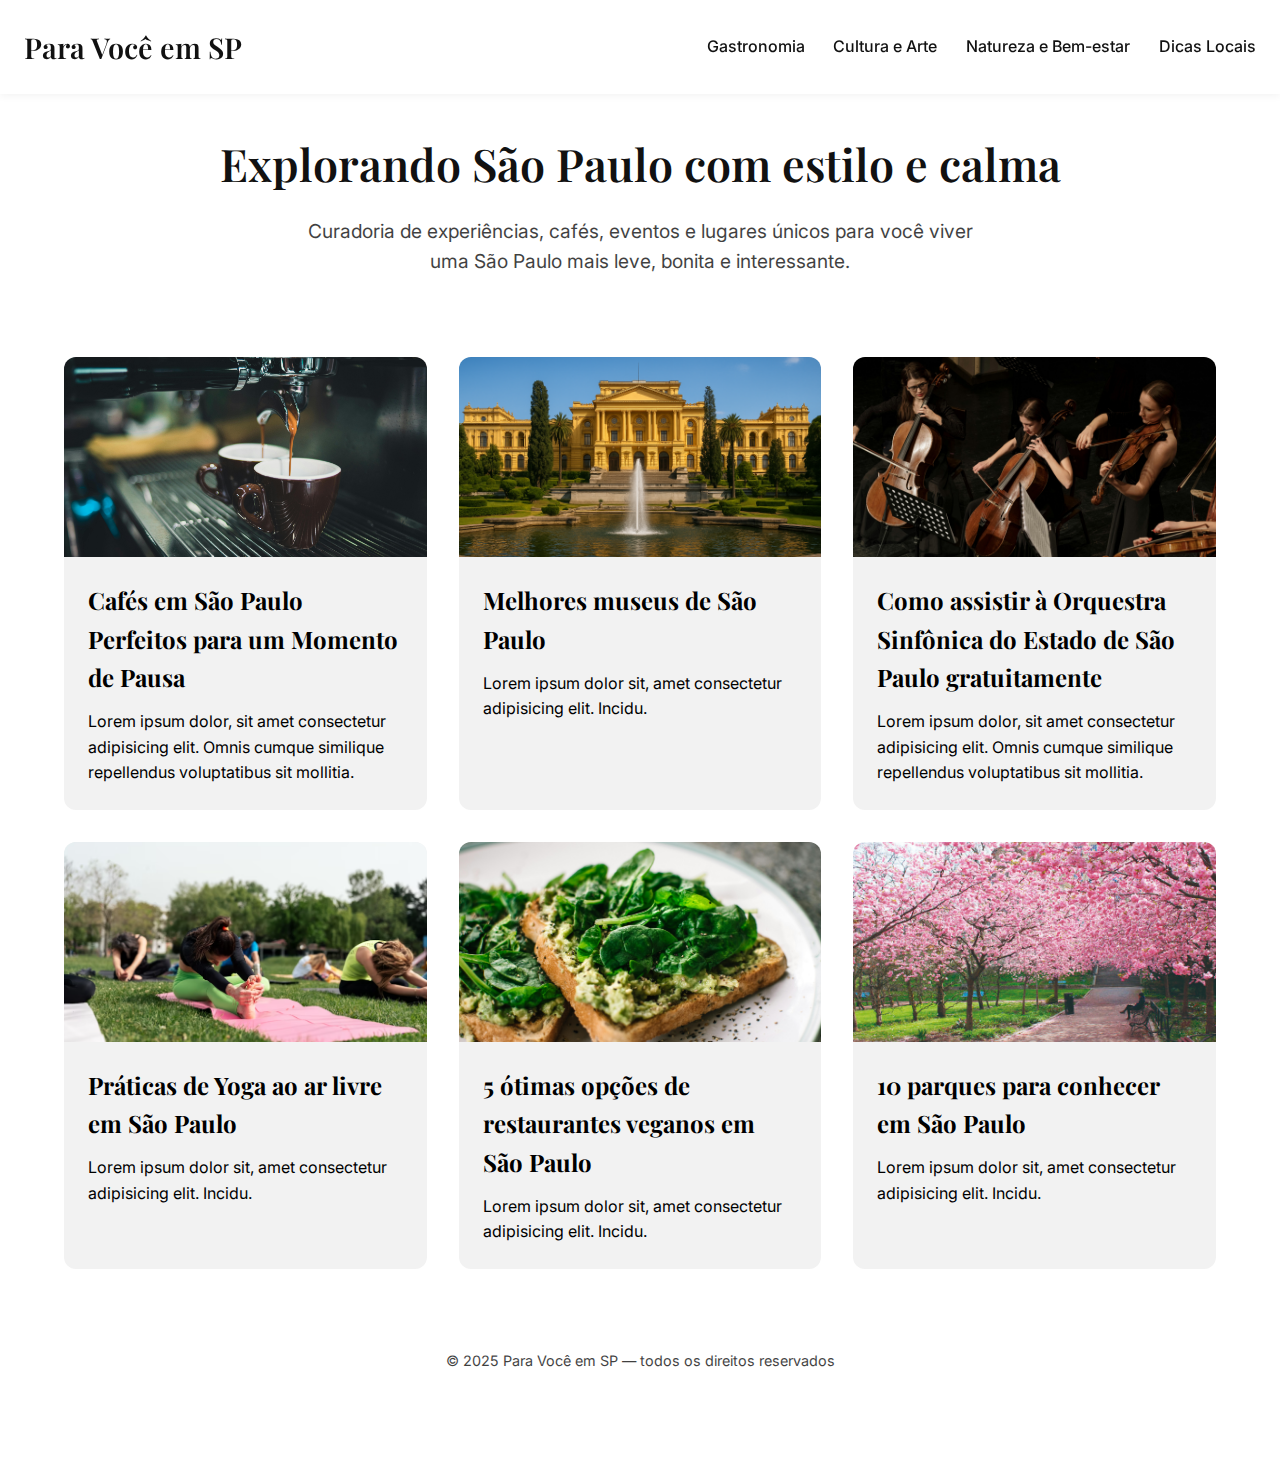
<file: index.html>
<!DOCTYPE html>
<html lang="pt-BR">
<head>
  <meta charset="UTF-8" />
  <meta name="viewport" content="width=device-width, initial-scale=1.0" />
  <title>Para Você em SP</title>
  <link rel="stylesheet" href="style.css">

  <!-- Fontes -->
  <link href="https://fonts.googleapis.com/css2?family=Inter:wght@400;500&family=Playfair+Display:wght@600&display=swap" rel="stylesheet">

  <!-- Script para menu mobile -->
  <script>
    function abrirMenu() {
      document.querySelector("nav").classList.toggle("mostrar");
    }
  </script>
</head>

<body>

  <!-- CABEÇALHO -->
  <header id="cabecalho">
    <div class="menu-principal">
      <div class="logo">Para Você em SP</div>

      <div class="botao-menu" onclick="abrirMenu()">☰</div>

      <nav>
        <ul class="responsividade">
          <li><a href="gastronomia1.html">Gastronomia</a></li>
          <li><a href="culturaearte2.html">Cultura e Arte</a></li>
          <li><a href="naturezaebemestar3.html">Natureza e Bem-estar</a></li>
          <li><a href="dicassp4.html">Dicas Locais</a></li>
        </ul>
      </nav>
    </div>
  </header>

  <!-- SEÇÃO HERO -->
  <section class="hero">
    <h1>Explorando São Paulo com estilo e calma</h1>
    <p>Curadoria de experiências, cafés, eventos e lugares únicos para você viver uma São Paulo mais leve, bonita e interessante.</p>
  </section>

  <!-- SEÇÃO POSTS -->
  <section class="posts" id="gastronomia">
    
    <!-- POST 1 -->
    <a href="postcafe5.html" class="post" >
      <img src="img/cafe.jpg" alt="Cafés"> 
      <div class="conteudo-post">
        <h3>Cafés em São Paulo Perfeitos para um Momento de Pausa</h3>
        <p>Lorem ipsum dolor, sit amet consectetur adipisicing elit. Omnis cumque similique repellendus voluptatibus sit mollitia.</p>
      </div>
    </a>

    <!-- POST 2 -->
    <a href="postmuseu7.html" class="post">
      <img src="img/museuipiranga.png" alt="Passeios"> 
      <div class="conteudo-post">
        <h3>Melhores museus de São Paulo</h3>
        <p>Lorem ipsum dolor sit, amet consectetur adipisicing elit. Incidu.</p>
      </div>
    </a>

    <!-- POST 3 -->
    <a href="postorquestra8.html" class="post">
      <img src="img/orquestra.jpg" alt="Orquestra"> 
      <div class="conteudo-post">
        <h3>Como assistir à Orquestra Sinfônica do Estado de São Paulo gratuitamente</h3>
        <p>Lorem ipsum dolor, sit amet consectetur adipisicing elit. Omnis cumque similique repellendus voluptatibus sit mollitia.</p>
      </div>
    </a>

    <!-- POST 4 -->
    <a href="postdicas12.html" class="post">
      <img src="img/yoga.PNG" alt="Yoga">
      <div class="conteudo-post">
        <h3>Práticas de Yoga ao ar livre em São Paulo</h3>
        <p>Lorem ipsum dolor sit, amet consectetur adipisicing elit. Incidu.</p>
      </div>
    </a>

    <!-- POST 5 -->
    <a href="postrestaurante6.html" class="post">
      <img src="img/food.jpg" alt="Restaurantes Veganos">
      <div class="conteudo-post">
        <h3>5 ótimas opções de restaurantes veganos em São Paulo</h3>
        <p>Lorem ipsum dolor sit, amet consectetur adipisicing elit. Incidu.</p>
      </div>
    </a>
   
    <!-- POST 6 -->
     <a href="postparques9.html" class="post">
      <img src="img/parquedocarmo.jpg" alt="Parques">
      <div class="conteudo-post">
        <h3>10 parques para conhecer em São Paulo</h3>
        <p>Lorem ipsum dolor sit, amet consectetur adipisicing elit. Incidu.</p>
      </div>
    </a>


  </section>


  <!-- RODAPÉ -->
  <footer id="rodape" style="text-align: center; margin-bottom: 100px;">
    <!-- Redes sociais futuramente -->
    <!--
    <div class="redes-sociais">
      <a href="#"></a>
      <a href="#"></a>
      <a href="#"></a>
    </div>
    -->
    <div class="direitos">© 2025 Para Você em SP — todos os direitos reservados</div>
  </footer>

</body>
</html>
</file>
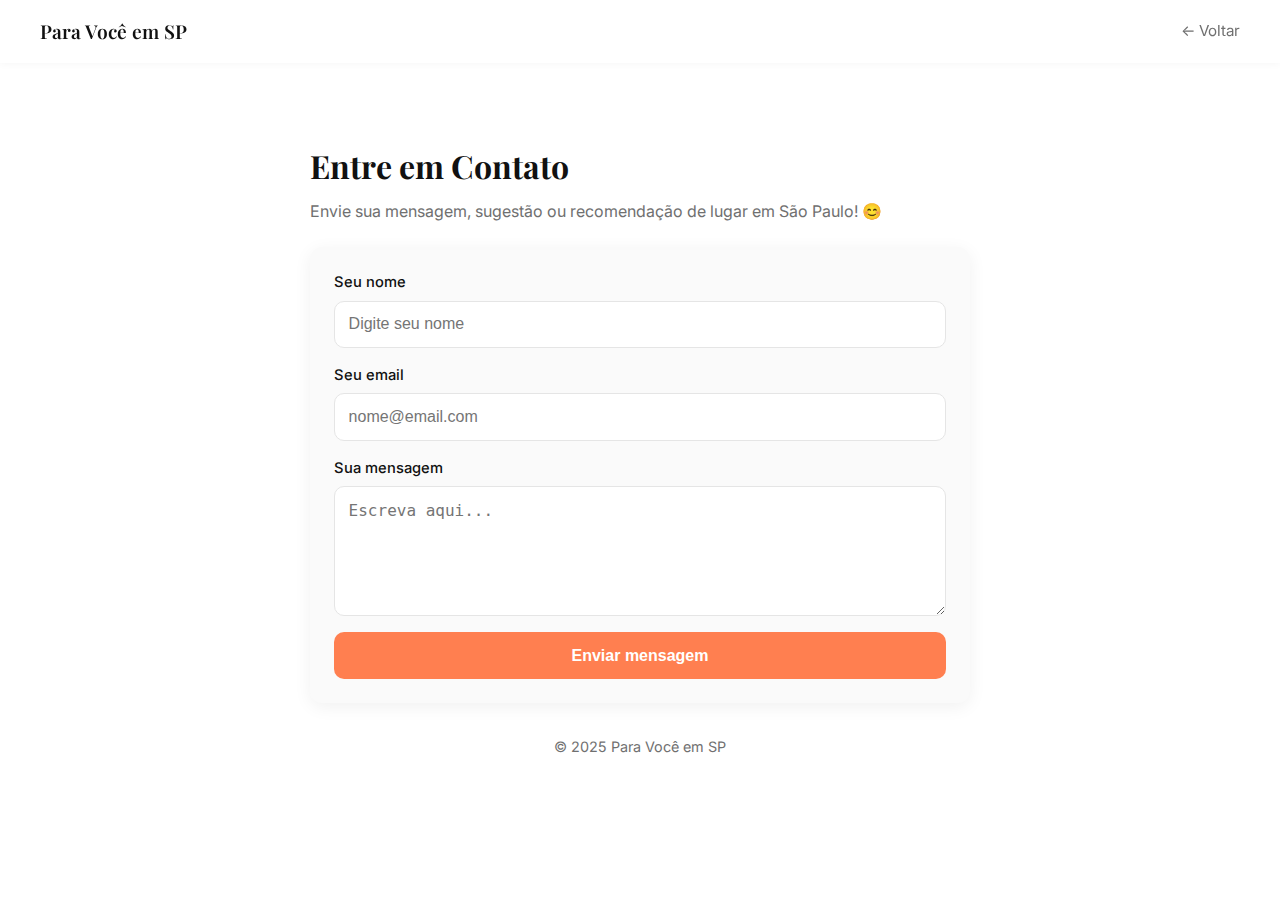
<file: contato12.html>
<!DOCTYPE html>
<html lang="pt-BR">
<head>
<meta charset="utf-8" />
<meta name="viewport" content="width=device-width, initial-scale=1" />
<title>Contato — Para Você em SP</title>
<link rel="stylesheet" href="style.css">
<link href="https://fonts.googleapis.com/css2?family=Inter:wght@400;500&family=Playfair+Display:wght@600&display=swap" rel="stylesheet">

<style>
:root{
  --fundo:#fff;
  --texto:#111;
  --muted:#707070;
  --destaque:#ff7f50;
  --borda:#e5e5e5;
  --fundo-card:#fafafa;
  --sombra:0 4px 18px rgba(0,0,0,0.06);
  --radius:12px;
  --fonte:'Inter', sans-serif;
  --fonte-titulo:'Playfair Display', serif;
}

*{margin:0;padding:0;box-sizing:border-box;}

body{
  font-family:var(--fonte);
  background:var(--fundo);
  color:var(--texto);
}

/* CABEÇALHO */
.cabecalho{
  background:var(--fundo);
  padding:1rem 1.25rem;
  box-shadow:0 1px 8px rgba(0,0,0,0.04);
  position:fixed;top:0;left:0;right:0;
  z-index:100;
}
.menu-centro{
  max-width:1200px;margin:auto;
  display:flex;justify-content:space-between;align-items:center;
}
.logo{
  font-family:var(--fonte-titulo);
  font-weight:600;font-size:1.2rem;
}
.link-voltar{
  font-size:.95rem;color:var(--muted);
  text-decoration:none;
}

/* CONTEÚDO */
.container{
  max-width:700px;margin:120px auto 40px;padding:1.25rem;
}
.titulo{
  font-family:var(--fonte-titulo);
  font-size:2rem;margin-bottom:.5rem;
}
.texto-explica{
  font-size:1rem;color:var(--muted);margin-bottom:1.4rem;
}

/* FORM */
.formulario{
  background:var(--fundo-card);
  padding:1.5rem;border-radius:var(--radius);
  box-shadow:var(--sombra);
}
.campo{
  display:flex;flex-direction:column;margin-bottom:1rem;
}
label{
  font-size:.92rem;margin-bottom:6px;font-weight:500;
}
input,textarea{
  padding:.85rem;border:1px solid var(--borda);
  border-radius:10px;font-size:1rem;
}
textarea{min-height:130px;resize:vertical;}

.botao-enviar{
  width:100%;padding:.9rem;border:none;
  background:var(--destaque);color:white;
  border-radius:10px;font-weight:600;
  font-size:1rem;cursor:pointer;transition:.25s;
}
.botao-enviar:active{
  transform:scale(.97);
  background:#ff9168;
}

/* RODAPÉ */
.rodape{
  text-align:center;margin-top:32px;
  font-size:.9rem;color:var(--muted);
}
</style>
</head>

<body>

<header class="cabecalho">
  <div class="menu-centro">
    <div class="logo">Para Você em SP</div>
    <a href="index.html" class="link-voltar">← Voltar</a>
  </div>
</header>

<main class="container">
  
  <h1 class="titulo">Entre em Contato</h1>
  <p class="texto-explica">Envie sua mensagem, sugestão ou recomendação de lugar em São Paulo! 😊</p>

  <form class="formulario">
    
    <div class="campo">
      <label>Seu nome</label>
      <input type="text" placeholder="Digite seu nome">
    </div>

    <div class="campo">
      <label>Seu email</label>
      <input type="email" placeholder="nome@email.com">
    </div>

    <div class="campo">
      <label>Sua mensagem</label>
      <textarea placeholder="Escreva aqui..."></textarea>
    </div>

    <button class="botao-enviar">Enviar mensagem</button>

  </form>

  <div class="rodape">© 2025 Para Você em SP</div>

</main>

</body>
</html>
</file>
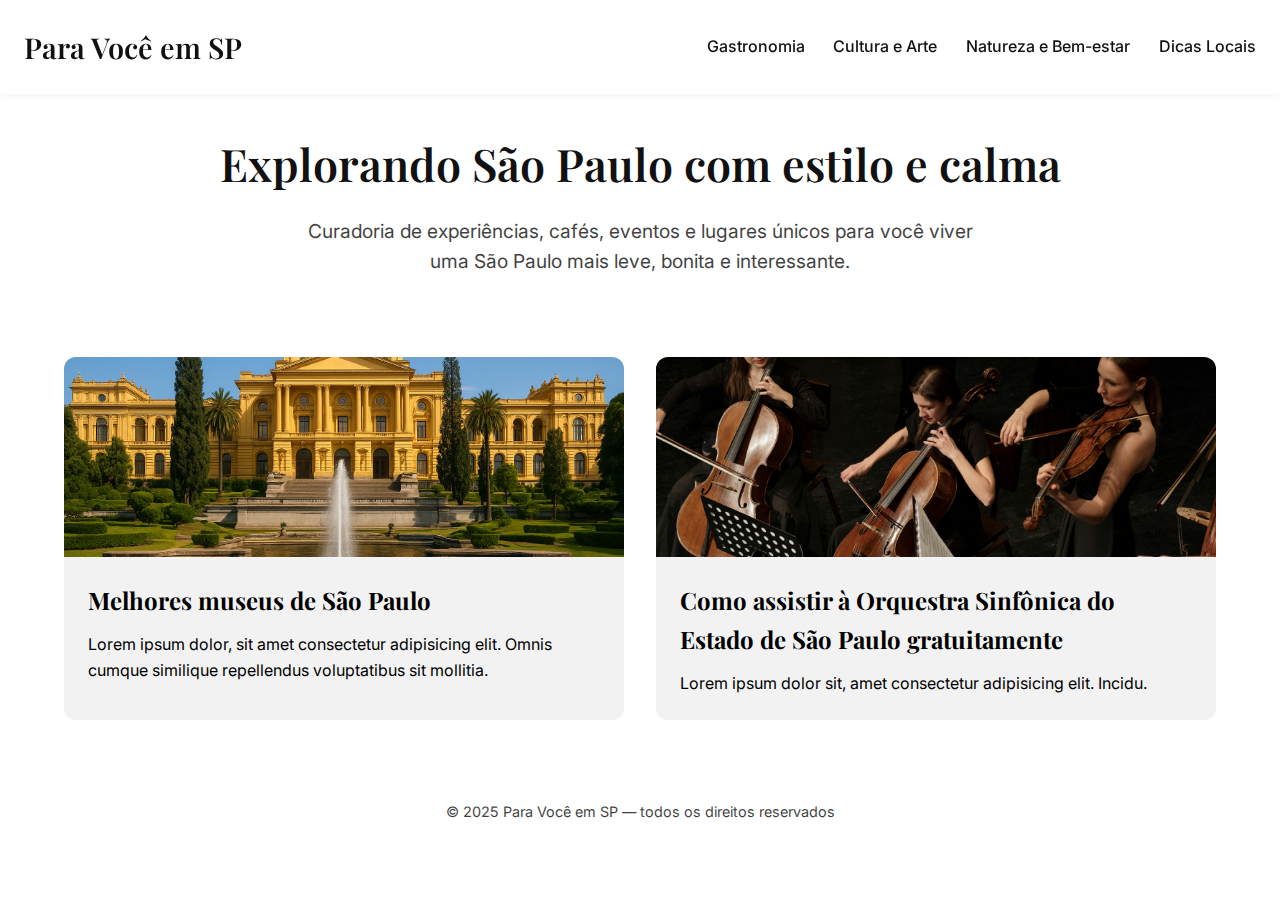
<file: culturaearte2.html>
<!DOCTYPE html>
<html lang="pt-BR">
<head>
  <meta charset="UTF-8" />
  <meta name="viewport" content="width=device-width, initial-scale=1.0" />
  <title>Para Você em SP</title>
  <link rel="stylesheet" href="style.css">

  <!-- Fontes -->
  <link href="https://fonts.googleapis.com/css2?family=Inter:wght@400;500&family=Playfair+Display:wght@600&display=swap" rel="stylesheet">

  <!-- Script para menu mobile -->
  <script>
    function abrirMenu() {
      document.querySelector("nav").classList.toggle("mostrar");
    }
  </script>
</head>

<body>

  <!-- CABEÇALHO -->
  <header id="cabecalho">
    <div class="menu-principal">
      <div class="logo">Para Você em SP</div>

      <div class="botao-menu" onclick="abrirMenu()">☰</div>

      <nav id="navegacao">
        <ul class="responsividade">
          <li><a href="gastronomia1.html">Gastronomia</a></li>
          <li><a href="culturaearte2.html">Cultura e Arte</a></li>
          <li><a href="naturezaebemestar3.html">Natureza e Bem-estar</a></li>
          <li><a href="dicassp4.html">Dicas Locais</a></li>
        </ul>
      </nav>
    </div>
  </header>

  <!-- SEÇÃO HERO -->
  <section class="hero">
    <h1>Explorando São Paulo com estilo e calma</h1>
    <p>Curadoria de experiências, cafés, eventos e lugares únicos para você viver uma São Paulo mais leve, bonita e interessante.</p>
  </section>

  <!-- SEÇÃO POSTS -->
  <section class="posts" id="gastronomia">

    <!-- POST 1 -->
    <a href="postmuseu7.html" class="post">
      <img src="img/museuipiranga.png" alt="Museus de São Paulo">
      <div class="conteudo-post">
        <h3>Melhores museus de São Paulo</h3>
        <p>Lorem ipsum dolor, sit amet consectetur adipisicing elit. Omnis cumque similique repellendus voluptatibus sit mollitia.</p>
      </div>
    </a>

    <!-- POST 2 -->
    <a href="postorquestra8.html" class="post">
      <img src="img/orquestra.jpg" alt="Orquestra Sinfônica de São Paulo">
      <div class="conteudo-post">
        <h3>Como assistir à Orquestra Sinfônica do Estado de São Paulo gratuitamente</h3>
        <p>Lorem ipsum dolor sit, amet consectetur adipisicing elit. Incidu.</p>
      </div>
    </a>

  </section>


  <!-- RODAPÉ -->
  <footer id="rodape" style="text-align: center;">
    <!-- Redes sociais futuramente -->
    <!--
    <div class="redes-sociais">
      <a href="#"></a>
      <a href="#"></a>
      <a href="#"></a>
    </div>
    -->
    <div class="direitos">© 2025 Para Você em SP — todos os direitos reservados</div>
  </footer>

</body>
</html>
</file>
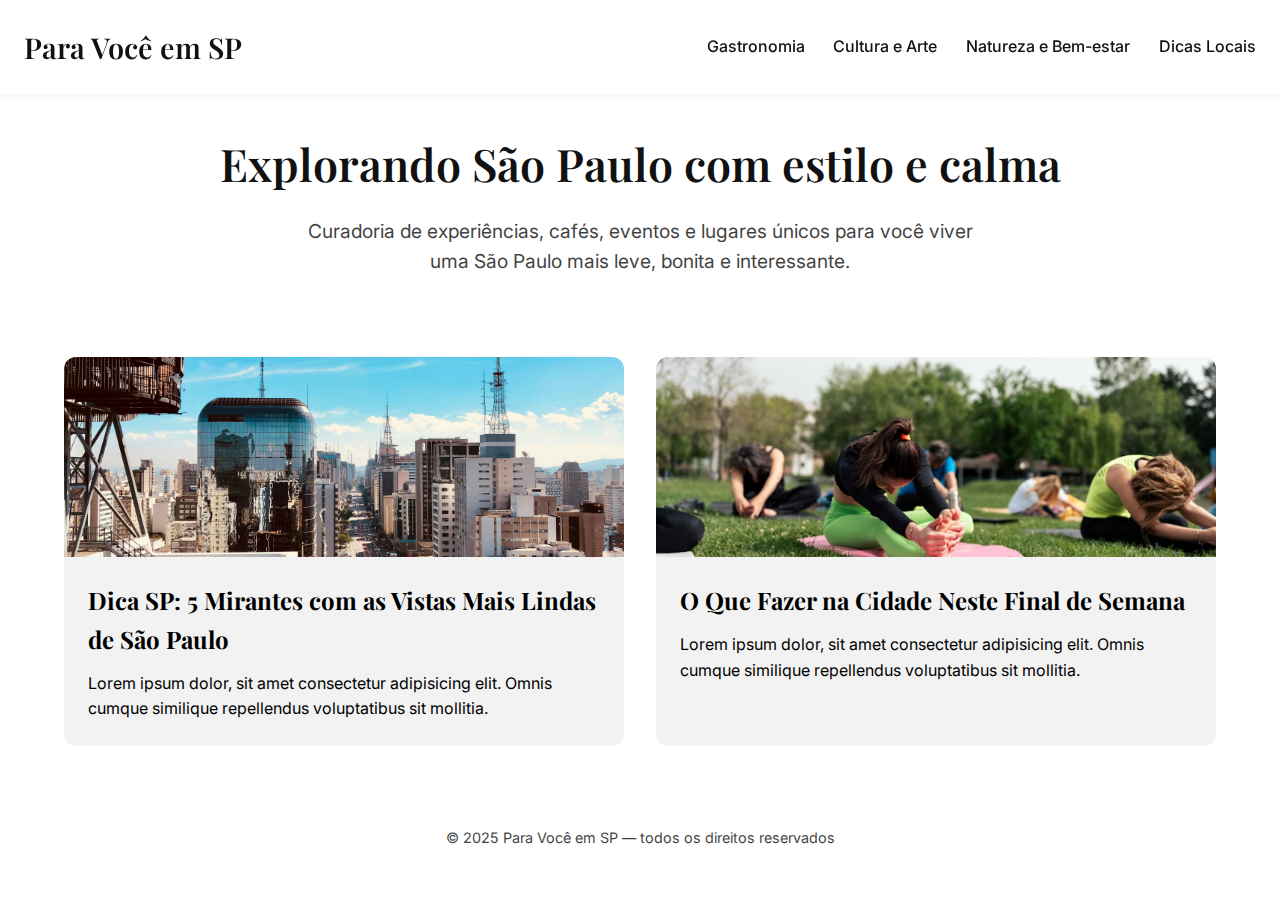
<file: dicassp4.html>
<!DOCTYPE html>
<html lang="pt-BR">
<head>
  <meta charset="UTF-8" />
  <meta name="viewport" content="width=device-width, initial-scale=1.0" />
  <title>Para Você em SP</title>
  <link rel="stylesheet" href="style.css">

  <!-- Fontes -->
  <link href="https://fonts.googleapis.com/css2?family=Inter:wght@400;500&family=Playfair+Display:wght@600&display=swap" rel="stylesheet">

  <!-- Script para menu mobile -->
  <script>
    function abrirMenu() {
      document.querySelector("nav").classList.toggle("mostrar");
    }
  </script>
</head>

<body>

  <!-- CABEÇALHO -->
  <header id="cabecalho">
    <div class="menu-principal">
      <div class="logo">Para Você em SP</div>

      <div class="botao-menu" onclick="abrirMenu()">☰</div>

      <nav id="navegacao">
        <ul class="responsividade">
          <li><a href="gastronomia1.html">Gastronomia</a></li>
          <li><a href="culturaearte2.html">Cultura e Arte</a></li>
          <li><a href="naturezaebemestar3.html">Natureza e Bem-estar</a></li>
          <li><a href="dicassp4.html">Dicas Locais</a></li>
        </ul>
      </nav>
    </div>
  </header>

  <!-- SEÇÃO HERO -->
  <section class="hero">
    <h1>Explorando São Paulo com estilo e calma</h1>
    <p>Curadoria de experiências, cafés, eventos e lugares únicos para você viver uma São Paulo mais leve, bonita e interessante.</p>
  </section>

  <!-- SEÇÃO POSTS -->
  <section class="posts" id="gastronomia">

    <!-- POST 1 -->
    <a href="postmirante11.html" class="post">
      <img src="img/contato4.jpg" alt="Mirantes de São Paulo">
      <div class="conteudo-post">
        <h3>Dica SP: 5 Mirantes com as Vistas Mais Lindas de São Paulo</h3>
        <p>Lorem ipsum dolor, sit amet consectetur adipisicing elit. Omnis cumque similique repellendus voluptatibus sit mollitia.</p>
      </div>
    </a>

    <!-- POST 2 -->
    <a href="postdicas12.html" class="post">
      <img src="img/yoga.PNG" alt="O que fazer em São Paulo">
      <div class="conteudo-post">
        <h3>O Que Fazer na Cidade Neste Final de Semana</h3>
        <p>Lorem ipsum dolor, sit amet consectetur adipisicing elit. Omnis cumque similique repellendus voluptatibus sit mollitia.</p>
      </div>
    </a>

  </section>


  <!-- RODAPÉ -->
  <footer id="rodape" style="text-align: center;">
    <!-- Redes sociais futuramente -->
    <!--
    <div class="redes-sociais">
      <a href="#"></a>
      <a href="#"></a>
      <a href="#"></a>
    </div>
    -->
    <div class="direitos">© 2025 Para Você em SP — todos os direitos reservados</div>
  </footer>

</body>
</html>
</file>
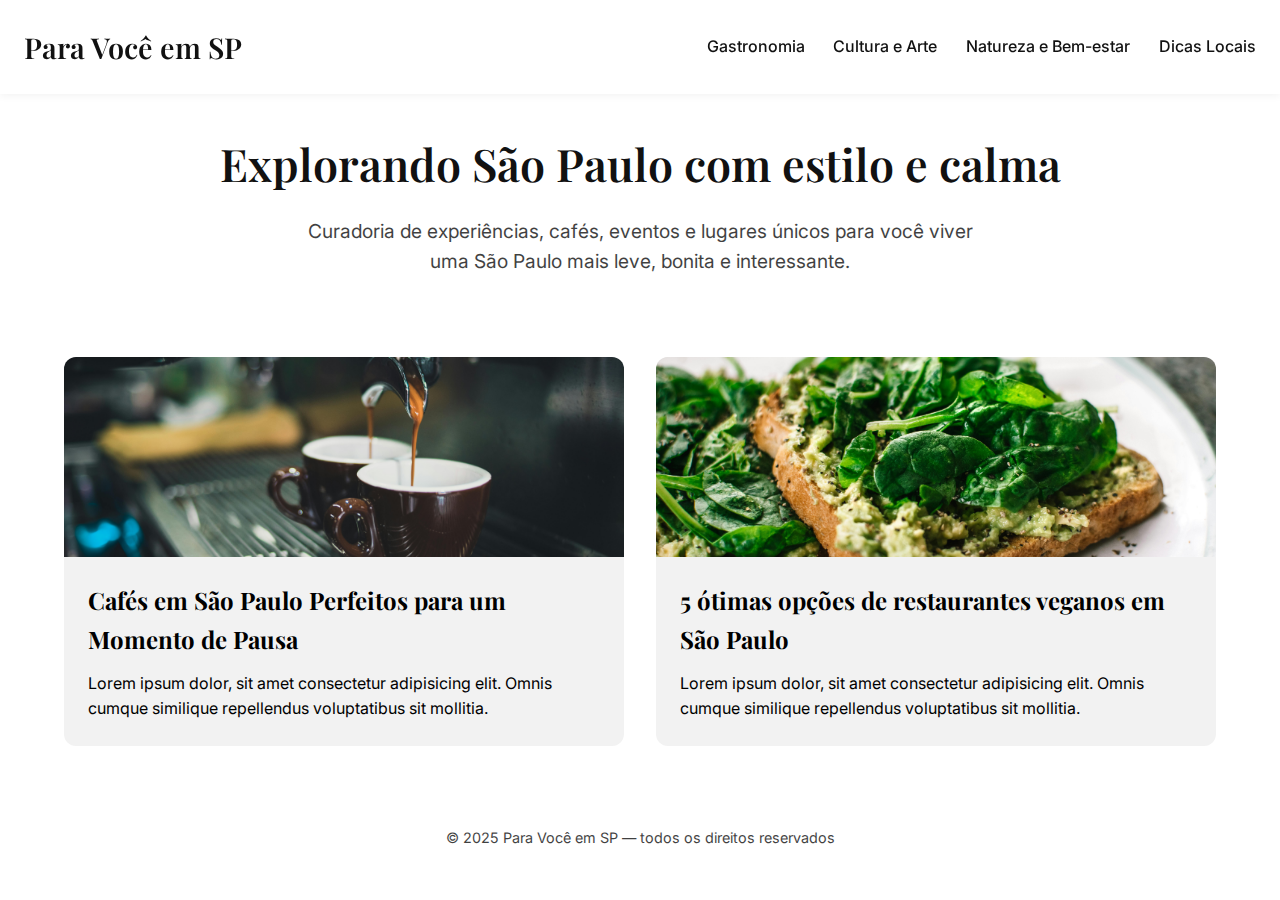
<file: gastronomia1.html>
<!DOCTYPE html>
<html lang="pt-BR">
<head>
  <meta charset="UTF-8" />
  <meta name="viewport" content="width=device-width, initial-scale=1.0" />
  <title>Para Você em SP</title>
  <link rel="stylesheet" href="style.css">

  <!-- Fontes -->
  <link href="https://fonts.googleapis.com/css2?family=Inter:wght@400;500&family=Playfair+Display:wght@600&display=swap" rel="stylesheet">

  <!-- Script para menu mobile -->
  <script>
    function abrirMenu() {
      document.querySelector("nav").classList.toggle("mostrar");
    }
  </script>
</head>

<body>

  <!-- CABEÇALHO -->
  <header id="cabecalho">
    <div class="menu-principal">
      <div class="logo">Para Você em SP</div>

      <div class="botao-menu" onclick="abrirMenu()">☰</div>

      <nav id="navegacao">
        <ul class="responsividade">
          <li><a href="gastronomia1.html">Gastronomia</a></li>
          <li><a href="culturaearte2.html">Cultura e Arte</a></li>
          <li><a href="naturezaebemestar3.html">Natureza e Bem-estar</a></li>
          <li><a href="dicassp4.html">Dicas Locais</a></li>
        </ul>
      </nav>
    </div>
  </header>

 <!-- SEÇÃO HERO -->
  <section class="hero">
    <h1>Explorando São Paulo com estilo e calma</h1>
    <p>Curadoria de experiências, cafés, eventos e lugares únicos para você viver uma São Paulo mais leve, bonita e interessante.</p>
  </section>

  <!-- SEÇÃO POSTS -->
  <section class="posts" id="gastronomia">

    <!-- POST 1 -->
    <a href="postcafe5.html" class="post">
      <img src="img/cafe.jpg" alt="Cafés">
      <div class="conteudo-post">
        <h3>Cafés em São Paulo Perfeitos para um Momento de Pausa</h3>
        <p>Lorem ipsum dolor, sit amet consectetur adipisicing elit. Omnis cumque similique repellendus voluptatibus sit mollitia.</p>
      </div>
    </a>

    <!-- POST 2 -->
    <a href="postrestaurante6.html" class="post">
      <img src="img/food.jpg" alt="Restaurantes Veganos">
      <div class="conteudo-post">
        <h3>5 ótimas opções de restaurantes veganos em São Paulo</h3>
        <p>Lorem ipsum dolor, sit amet consectetur adipisicing elit. Omnis cumque similique repellendus voluptatibus sit mollitia.</p>
      </div>
    </a>

  </section>


  <!-- RODAPÉ -->
  <footer id="rodape" style="text-align: center;">
    <!-- Redes sociais futuramente -->
    <!--
    <div class="redes-sociais">
      <a href="#"></a>
      <a href="#"></a>
      <a href="#"></a>
    </div>
    -->
    <div class="direitos">© 2025 Para Você em SP — todos os direitos reservados</div>
  </footer>

</body>
</html>
</file>
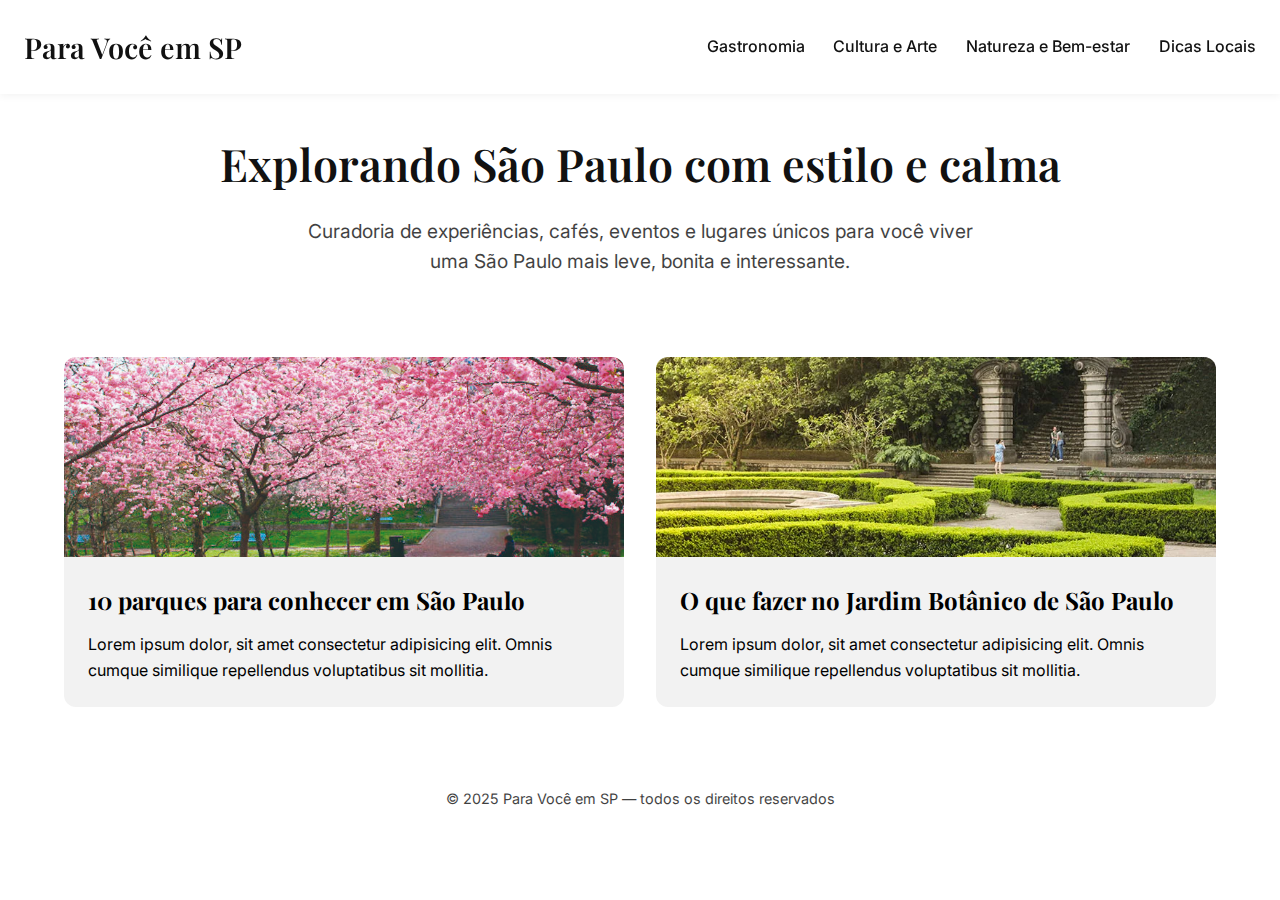
<file: naturezaebemestar3.html>
<!DOCTYPE html>
<html lang="pt-BR">
<head>
  <meta charset="UTF-8" />
  <meta name="viewport" content="width=device-width, initial-scale=1.0" />
  <title>Para Você em SP</title>
  <link rel="stylesheet" href="style.css">

  <!-- Fontes -->
  <link href="https://fonts.googleapis.com/css2?family=Inter:wght@400;500&family=Playfair+Display:wght@600&display=swap" rel="stylesheet">

  <!-- Script para menu mobile -->
  <script>
    function abrirMenu() {
      document.querySelector("nav").classList.toggle("mostrar");
    }
  </script>
</head>

<body>

  <!-- CABEÇALHO -->
  <header id="cabecalho">
    <div class="menu-principal">
      <div class="logo">Para Você em SP</div>

      <div class="botao-menu" onclick="abrirMenu()">☰</div>

      <nav id="navegacao">
        <ul class="responsividade">
          <li><a href="gastronomia1.html">Gastronomia</a></li>
          <li><a href="culturaearte2.html">Cultura e Arte</a></li>
          <li><a href="naturezaebemestar3.html">Natureza e Bem-estar</a></li>
          <li><a href="dicassp4.html">Dicas Locais</a></li>
        </ul>
      </nav>
    </div>
  </header>

  <!-- SEÇÃO HERO -->
  <section class="hero">
    <h1>Explorando São Paulo com estilo e calma</h1>
    <p>Curadoria de experiências, cafés, eventos e lugares únicos para você viver uma São Paulo mais leve, bonita e interessante.</p>
  </section>

  <!-- SEÇÃO POSTS -->
  <section class="posts" id="gastronomia">

    <!-- POST 1 -->
    <a href="postparques9.html" class="post">
      <img src="img/parquedocarmo.jpg" alt="Parque do Carmo">
      <div class="conteudo-post">
        <h3>10 parques para conhecer em São Paulo</h3>
        <p>Lorem ipsum dolor, sit amet consectetur adipisicing elit. Omnis cumque similique repellendus voluptatibus sit mollitia.</p>
      </div>
    </a>

    <!-- POST 2 -->
    <a href="postjardim10.html" class="post">
      <img src="img/jardimbotanico.webp" alt="Jardim Botânico de São Paulo">
      <div class="conteudo-post">
        <h3>O que fazer no Jardim Botânico de São Paulo</h3>
        <p>Lorem ipsum dolor, sit amet consectetur adipisicing elit. Omnis cumque similique repellendus voluptatibus sit mollitia.</p>
      </div>
    </a>

  </section>


  <!-- RODAPÉ -->
  <footer id="rodape" style="text-align: center;">
    <!-- Redes sociais futuramente -->
    <!--
    <div class="redes-sociais">
      <a href="#"></a>
      <a href="#"></a>
      <a href="#"></a>
    </div>
    -->
    <div class="direitos">© 2025 Para Você em SP — todos os direitos reservados</div>
  </footer>

</body>
</html>
</file>
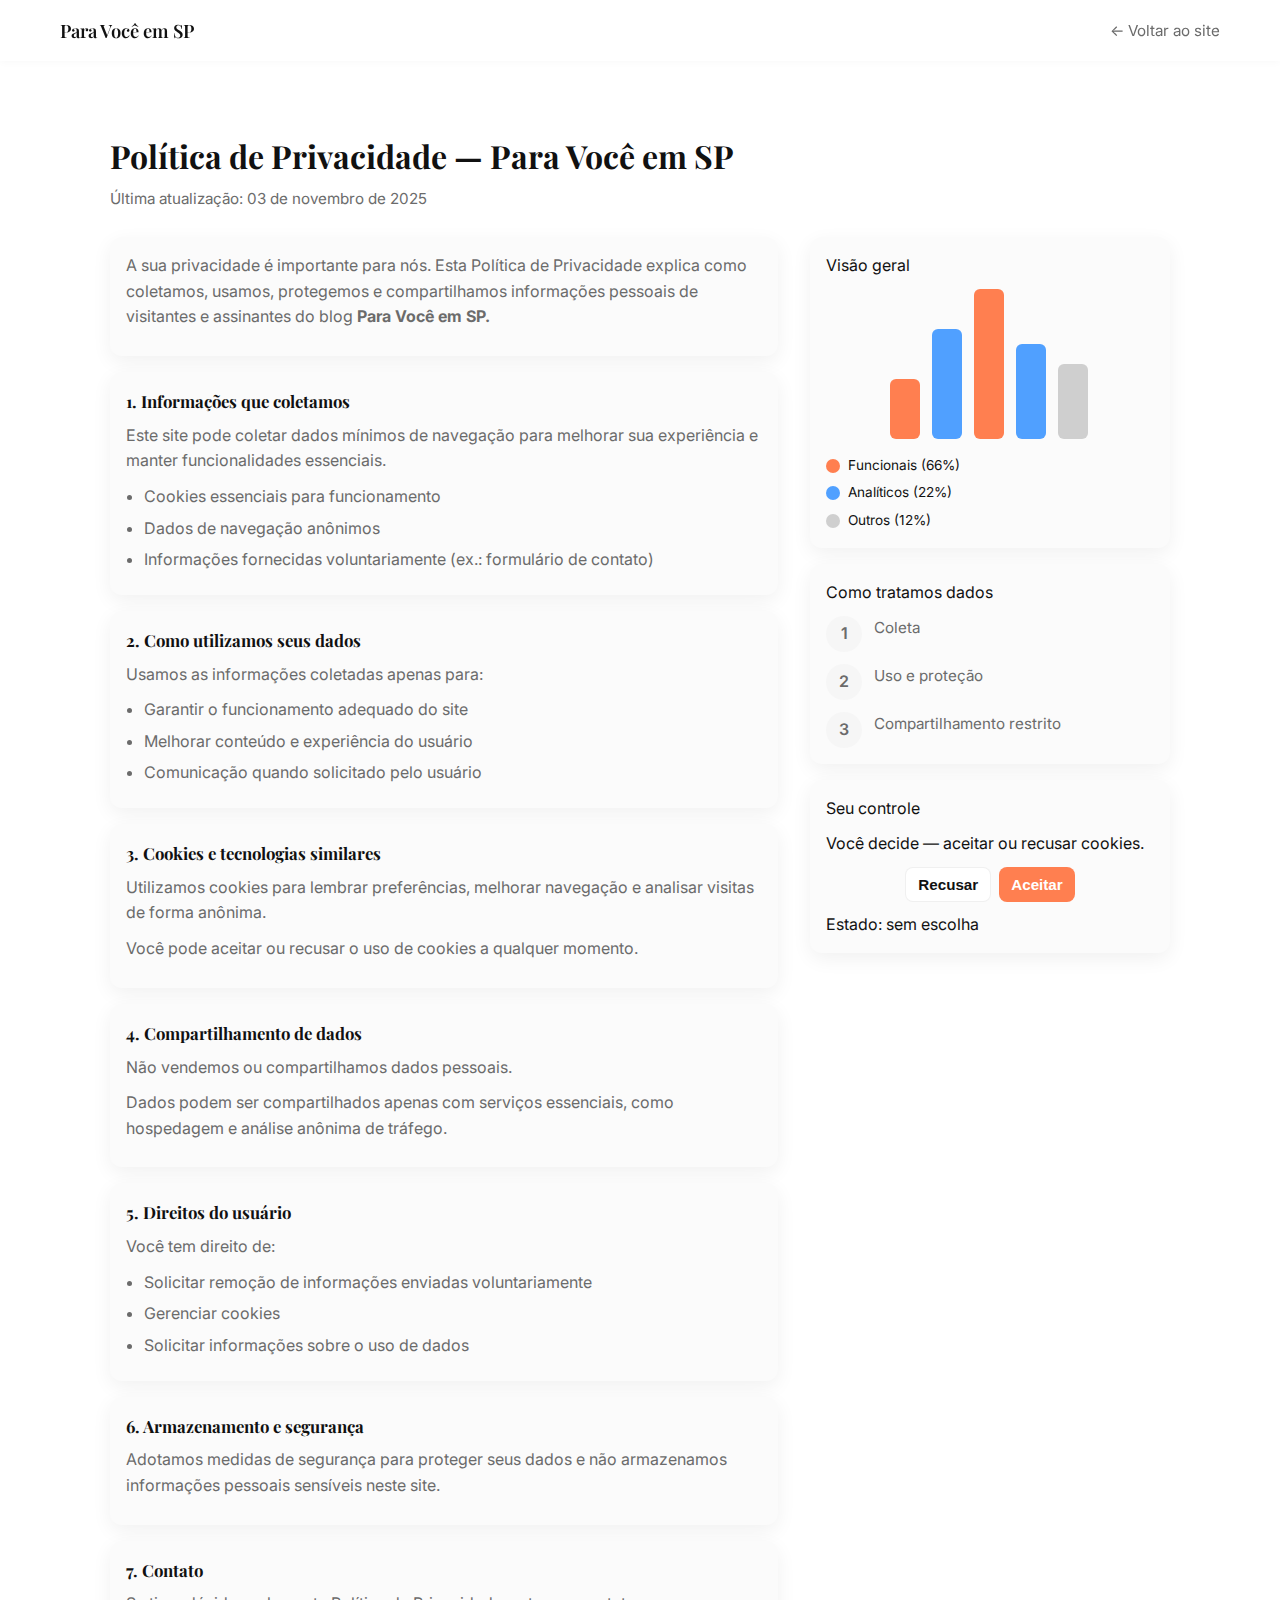
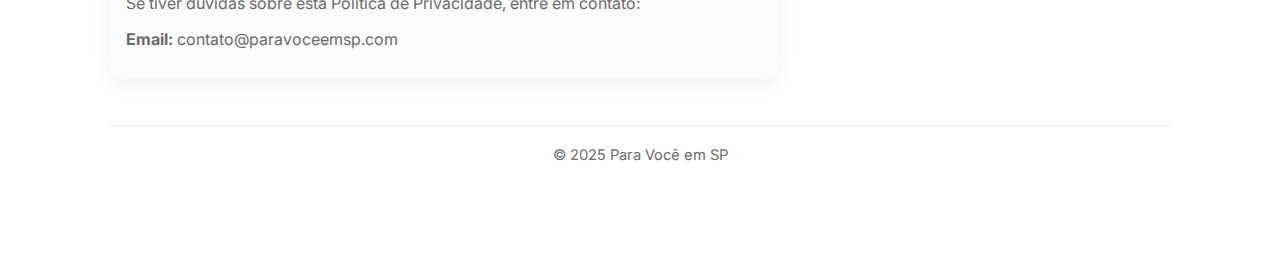
<file: politicadeprivacidade13.html>
<!DOCTYPE html>
<html lang="pt-BR">
<head>
<meta charset="utf-8" />
<meta name="viewport" content="width=device-width, initial-scale=1" />
<title>Política de Privacidade — Para Você em SP</title>

<link href="https://fonts.googleapis.com/css2?family=Inter:wght@400;500&family=Playfair+Display:wght@600&display=swap" rel="stylesheet">

<style>
:root{
  --fundo:#fff;
  --texto:#111;
  --accent:#ff7f50;
  --cinza-claro:#f6f6f6;
  --muted:#6b6b6b;
  --card:#fbfbfb;
  --radius:12px;
  --sombra:0 6px 20px rgba(15,15,15,0.06);
  --fonte-principal:'Inter',sans-serif;
  --fonte-titulo:'Playfair Display',serif;
}

*{box-sizing:border-box;margin:0;padding:0}
body{font-family:var(--fonte-principal); color:var(--texto); background:var(--fundo); line-height:1.6;}

/* HEADER */
.cabecalho{position:fixed;top:0;left:0;right:0; background:var(--fundo); box-shadow:0 1px 8px rgba(0,0,0,0.03); z-index:1200;}
.menu-centro{max-width:1200px;margin:0 auto;padding:1rem 1.25rem;display:flex;align-items:center;justify-content:space-between;}
.logo{font-family:var(--fonte-titulo);font-size:1.15rem;font-weight:600;}
.pequeno-link{font-size:0.95rem;color:var(--muted);text-decoration:none;}

/* CONTEÚDO */
.container{max-width:1100px;margin:110px auto 80px;padding:1.25rem;}
.titulo{font-family:var(--fonte-titulo);font-size:2rem;margin-bottom:6px;}
.metadados{color:var(--muted);font-size:.95rem;margin-bottom:1.6rem;}

/* GRID */
.layout{display:grid;grid-template-columns:1fr 360px;gap:32px;}
@media(max-width:980px){.layout{grid-template-columns:1fr;}}

/* CARTÕES */
.cartao{background:var(--card);border-radius:var(--radius);padding:16px;box-shadow:var(--sombra);margin-bottom:16px;}
.secao h3{font-family:var(--fonte-titulo);font-size:1.05rem;margin-bottom:8px;}
.secao p,.secao li{color:var(--muted);font-size:1rem;margin-bottom:10px;}
.lista{padding-left:1.1rem;color:var(--muted);}
.lista li{margin-bottom:6px;}

/* MINI GRÁFICO BARRAS */
.graf{display:flex;gap:12px;align-items:flex-end;height:160px;width:200px;margin:auto;}
.graf div{width:30px;border-radius:6px;transition:.5s;}
.g1{height:60px;background: var(--accent);} .g2{height:110px;background: #50a0ff;} .g3{height:150px;background: var(--accent);} .g4{height:95px;background: #50a0ff;} .g5{height:75px;background: #cfcfcf;}

/* TIMELINE */
.escopo{display:flex;flex-direction:column;gap:12px;}
.passo{display:flex;gap:12px;}
.circ{width:36px;height:36px;border-radius:50%;background:var(--cinza-claro);display:flex;align-items:center;justify-content:center;font-weight:600;color:var(--muted);}
.passo p{margin:0;color:var(--muted);font-size:.95rem;}

/* BOTÕES */
.botoes-cookie{display:flex;gap:8px;justify-content:center;margin-top:8px;}
.btn{padding:8px 12px;border-radius:8px;border:1px solid rgba(0,0,0,0.06);background:#fff;cursor:pointer;font-weight:600;font-size:.95rem;}
.btn.aceitar{background:var(--accent);color:white;border:none;}
.btn.recusar{background:#fff;color:var(--texto);}

/* LEGENDA PIZZA */
#legenda{display:flex;flex-direction:column;gap:6px;font-size:0.85rem;margin-top:16px;text-align:left;}
.item-legenda{display:flex;align-items:center;gap:8px;}
.cor-legenda{width:14px;height:14px;border-radius:50%;display:inline-block;}
.cor-legenda.funcional{background:var(--accent);}
.cor-legenda.analiticos{background:#50a0ff;}
.cor-legenda.outros{background:#cfcfcf;}

/* RODAPÉ */
.rodape{margin-top:30px;border-top:1px solid #eee;padding-top:18px;color:var(--muted);font-size:.92rem;text-align:center;}
</style>
</head>

<body>

<header class="cabecalho">
  <div class="menu-centro">
    <div class="logo">Para Você em SP</div>
    <a class="pequeno-link" href="index.html">← Voltar ao site</a>
  </div>
</header>

<main class="container">
  <h1 class="titulo">Política de Privacidade — Para Você em SP</h1>
  <div class="metadados">Última atualização: 03 de novembro de 2025</div>

  <div class="layout">
    <section>
      <article class="cartao secao">
        <p>A sua privacidade é importante para nós. Esta Política de Privacidade explica como coletamos, usamos, protegemos e compartilhamos informações pessoais de visitantes e assinantes do blog <strong>Para Você em SP.</strong></p>
      </article>

      <div class="secao cartao">
        <h3>1. Informações que coletamos</h3>
        <p>Este site pode coletar dados mínimos de navegação para melhorar sua experiência e manter funcionalidades essenciais.</p>
        <ul class="lista">
          <li>Cookies essenciais para funcionamento</li>
          <li>Dados de navegação anônimos</li>
          <li>Informações fornecidas voluntariamente (ex.: formulário de contato)</li>
        </ul>
      </div>

      <div class="secao cartao">
        <h3>2. Como utilizamos seus dados</h3>
        <p>Usamos as informações coletadas apenas para:</p>
        <ul class="lista">
          <li>Garantir o funcionamento adequado do site</li>
          <li>Melhorar conteúdo e experiência do usuário</li>
          <li>Comunicação quando solicitado pelo usuário</li>
        </ul>
      </div>

      <div class="secao cartao">
        <h3>3. Cookies e tecnologias similares</h3>
        <p>Utilizamos cookies para lembrar preferências, melhorar navegação e analisar visitas de forma anônima.</p>
        <p>Você pode aceitar ou recusar o uso de cookies a qualquer momento.</p>
      </div>

      <div class="secao cartao">
        <h3>4. Compartilhamento de dados</h3>
        <p>Não vendemos ou compartilhamos dados pessoais.</p>
        <p>Dados podem ser compartilhados apenas com serviços essenciais, como hospedagem e análise anônima de tráfego.</p>
      </div>

      <div class="secao cartao">
        <h3>5. Direitos do usuário</h3>
        <p>Você tem direito de:</p>
        <ul class="lista">
          <li>Solicitar remoção de informações enviadas voluntariamente</li>
          <li>Gerenciar cookies</li>
          <li>Solicitar informações sobre o uso de dados</li>
        </ul>
      </div>

      <div class="secao cartao">
        <h3>6. Armazenamento e segurança</h3>
        <p>Adotamos medidas de segurança para proteger seus dados e não armazenamos informações pessoais sensíveis neste site.</p>
      </div>

      <div class="secao cartao">
        <h3>7. Contato</h3>
        <p>Se tiver dúvidas sobre esta Política de Privacidade, entre em contato:</p>
        <p><strong>Email:</strong> contato@paravoceemsp.com</p>
      </div>
    </section>

    <aside>
      <div class="cartao" id="grafico-visao-geral">
        <div class="cartao-titulo">Visão geral</div>
        <div class="graf">
          <div class="g1"></div><div class="g2"></div><div class="g3"></div><div class="g4"></div><div class="g5"></div>
        </div>
        <div id="legenda" aria-hidden="true">
          <div class="item-legenda"><span class="cor-legenda funcional"></span> Funcionais (66%)</div>
          <div class="item-legenda"><span class="cor-legenda analiticos"></span> Analíticos (22%)</div>
          <div class="item-legenda"><span class="cor-legenda outros"></span> Outros (12%)</div>
        </div>
      </div>

      <div class="cartao">
        <div class="cartao-titulo" style="margin-bottom: 10px;">Como tratamos dados</div>
        <div class="escopo">
          <div class="passo"><div class="circ">1</div><p>Coleta</p></div>
          <div class="passo"><div class="circ">2</div><p>Uso e proteção</p></div>
          <div class="passo"><div class="circ">3</div><p>Compartilhamento restrito</p></div>
        </div>
      </div>

      <div class="cartao" id="controle-cookies">
        <div class="cartao-titulo" style="margin-bottom: 10px;">Seu controle</div>
        <p class="texto-controle">Você decide — aceitar ou recusar cookies.</p>
        <div class="botoes-cookie" style="margin-bottom: 10px; margin-top: 10px;">
          <button class="btn recusar">Recusar</button>
          <button class="btn aceitar">Aceitar</button>
        </div>
        <div id="status-cookie">Estado: sem escolha</div>
      </div>
    </aside>
  </div>

  <div class="rodape">© 2025 Para Você em SP</div>
</main>

<script>
// Função para gerenciar cookies
(function(){
  const btnAceitar = document.querySelector("#controle-cookies .btn.aceitar");
  const btnRecusar = document.querySelector("#controle-cookies .btn.recusar");
  const status = document.getElementById("status-cookie");

  function atualizarStatus(valor) {
    status.textContent = `Estado: ${valor}`;
  }

  btnAceitar.addEventListener("click", () => atualizarStatus("cookies aceitos ✅"));
  btnRecusar.addEventListener("click", () => atualizarStatus("cookies recusados ❌"));
})();
</script>

</body>
</html>
</file>
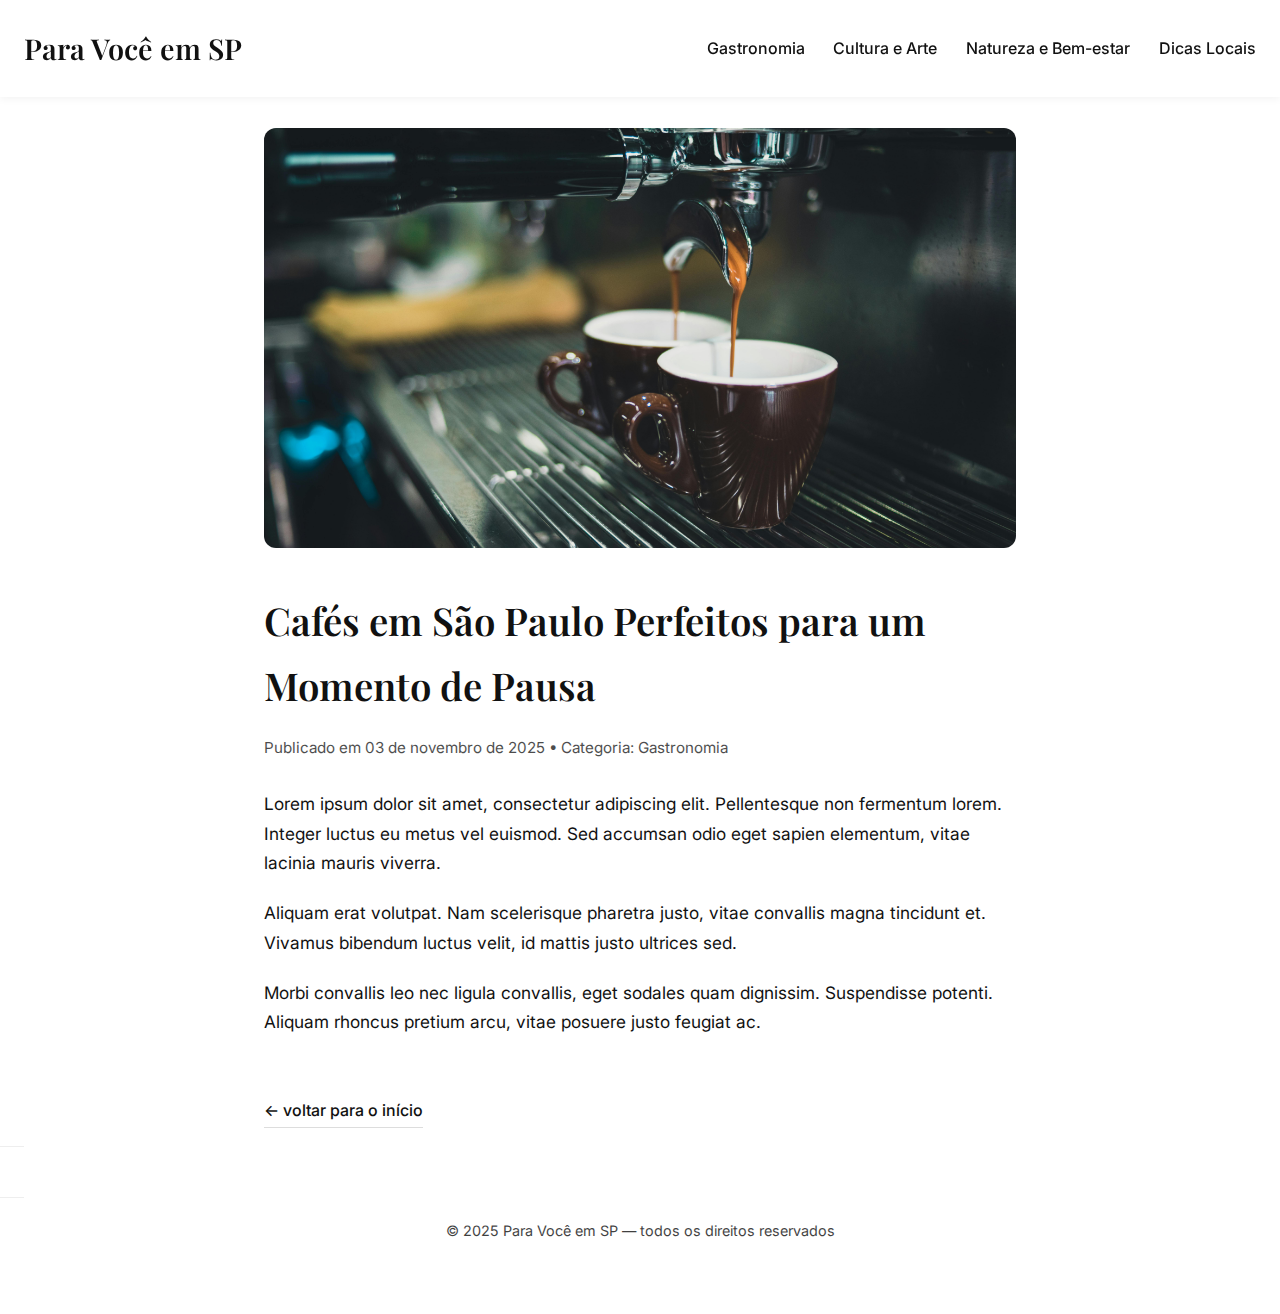
<file: postcafe5.html>
<!DOCTYPE html>
<html lang="pt-BR">
<head>
<meta charset="UTF-8" />
<meta name="viewport" content="width=device-width, initial-scale=1.0" />
<link rel="stylesheet" href="style.css">
<title>Título do Post — Para Você em SP</title>
<link href="https://fonts.googleapis.com/css2?family=Inter:wght@400;500&family=Playfair+Display:wght@600&display=swap" rel="stylesheet">

<style>
body {
  line-height: 1.7;
}


/* RODAPE */
rodape {
  background: var(--fundo);
  padding: 3rem 1.5rem;
  text-align: center;
  border-top: 1px solid #eee;
}
</style>

<script>
function abrirMenu() {
  document.querySelector("nav").classList.toggle("mostrar");
}
</script>
</head>

<body>

<cabecalho>
  <div class="menu-principal">
    <div class="logo">Para Você em SP</div>
    <div class="botao-menu" onclick="abrirMenu()">☰</div>
    <nav>
      <ul class="responsividade">
        <li><a href="gastronomia1.html">Gastronomia</a></li>
        <li><a href="culturaearte2.html">Cultura e Arte</a></li>
        <li><a href="naturezaebemestar3.html">Natureza e Bem-estar</a></li>
        <li><a href="dicassp4.html">Dicas Locais</a></li>
      </ul>
    </nav>
  </div>
</cabecalho>

<div class="container-post">

  <img src="img/cafe.jpg" class="img-capa" alt="Imagem do post">

  <h1 class="titulo-post">Cafés em São Paulo Perfeitos para um Momento de Pausa</h1>

  <div class="info-post">Publicado em 03 de novembro de 2025 • Categoria: Gastronomia</div>

  <p>Lorem ipsum dolor sit amet, consectetur adipiscing elit. Pellentesque non fermentum lorem. Integer luctus eu metus vel euismod. Sed accumsan odio eget sapien elementum, vitae lacinia mauris viverra.</p>

  <p>Aliquam erat volutpat. Nam scelerisque pharetra justo, vitae convallis magna tincidunt et. Vivamus bibendum luctus velit, id mattis justo ultrices sed.</p>

  <p>Morbi convallis leo nec ligula convallis, eget sodales quam dignissim. Suspendisse potenti. Aliquam rhoncus pretium arcu, vitae posuere justo feugiat ac.</p>

  <a class="voltar" href="index.html">← voltar para o início</a>

</div>


<rodape>
<!--
  <div class="redes-sociais">
    <a href="#"></a>
    <a href="#"></a>
    <a href="#"></a>
  </div>
-->
  <div class="direitos">© 2025 Para Você em SP — todos os direitos reservados</div>
</rodape>

</body>
</html>
</file>
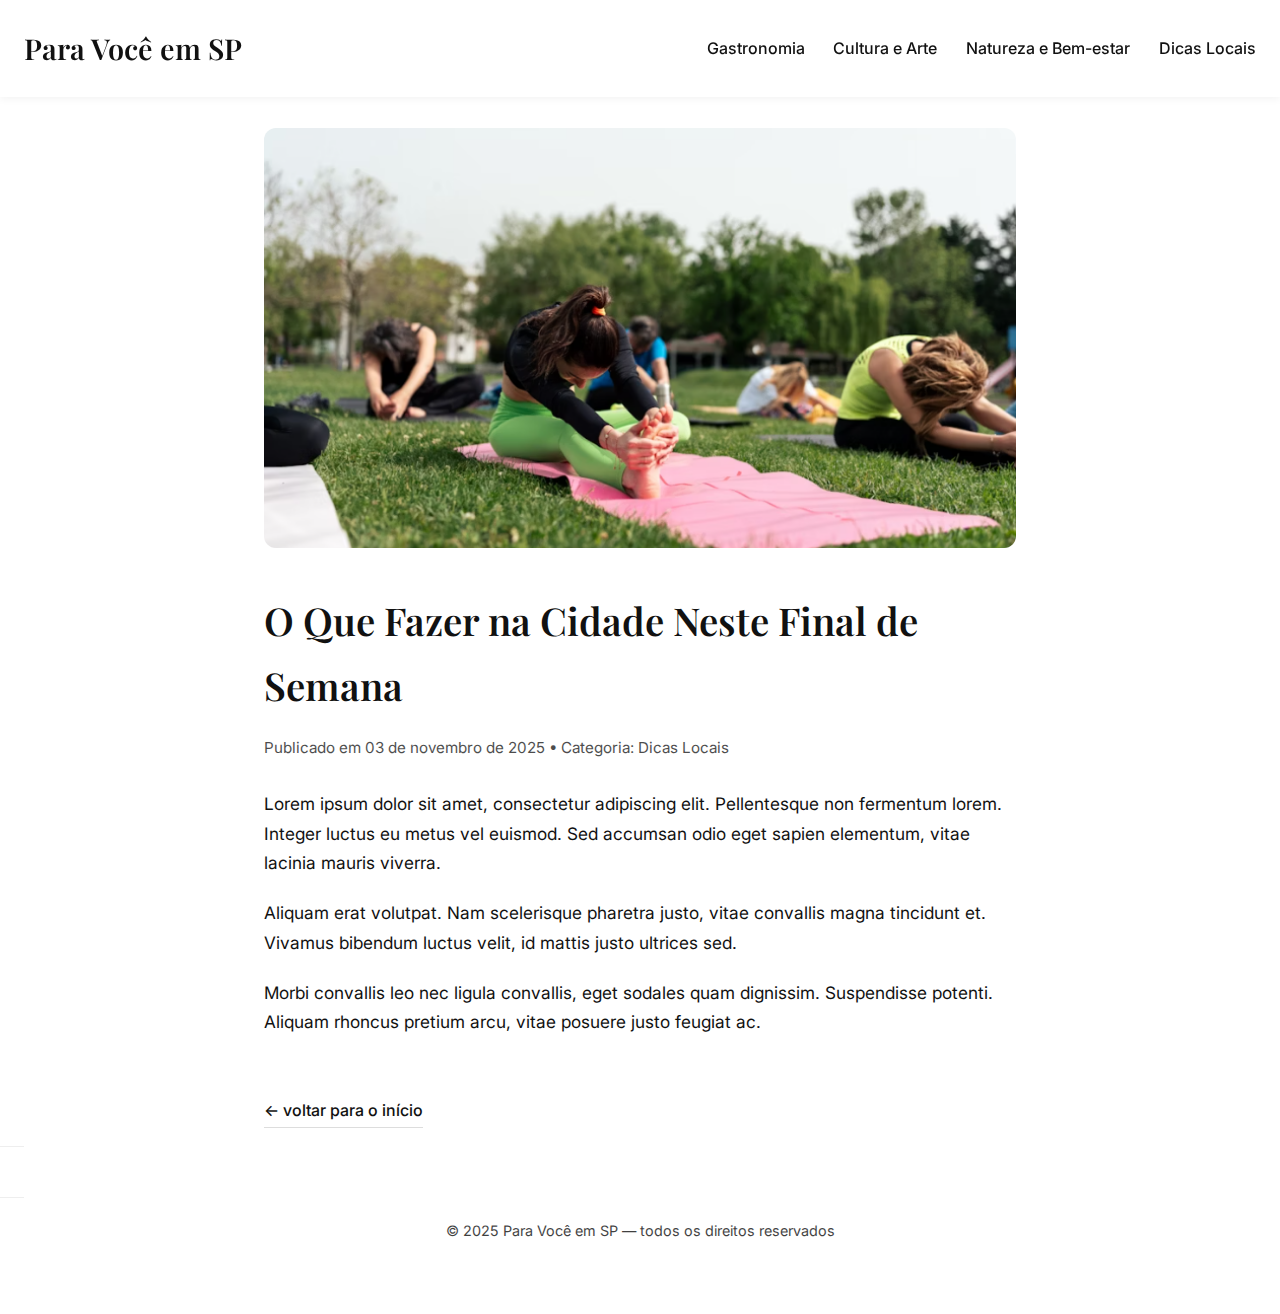
<file: postdicas12.html>
<!DOCTYPE html>
<html lang="pt-BR">
<head>
<meta charset="UTF-8" />
<meta name="viewport" content="width=device-width, initial-scale=1.0" />
<link rel="stylesheet" href="style.css">
<title>Título do Post — Para Você em SP</title>

<link href="https://fonts.googleapis.com/css2?family=Inter:wght@400;500&family=Playfair+Display:wght@600&display=swap" rel="stylesheet">

<style>
body {
  line-height: 1.7;
}


/* RODAPE */
rodape {
  background: var(--fundo);
  padding: 3rem 1.5rem;
  text-align: center;
  border-top: 1px solid #eee;
}
</style>

<script>
function abrirMenu() {
  document.querySelector("nav").classList.toggle("mostrar");
}
</script>
</head>

<body>

<cabecalho>
  <div class="menu-principal">
    <div class="logo">Para Você em SP</div>
    <div class="botao-menu" onclick="abrirMenu()">☰</div>
    <nav>
      <ul class="responsividade">
        <li><a href="gastronomia1.html">Gastronomia</a></li>
        <li><a href="culturaearte2.html">Cultura e Arte</a></li>
        <li><a href="naturezaebemestar3.html">Natureza e Bem-estar</a></li>
        <li><a href="dicassp4.html">Dicas Locais</a></li>
      </ul>
    </nav>
  </div>
</cabecalho>

<div class="container-post">

  <img src="img/yoga.PNG" class="img-capa" alt="Imagem do post">

  <h1 class="titulo-post">O Que Fazer na Cidade Neste Final de Semana</h1>

  <div class="info-post">Publicado em 03 de novembro de 2025 • Categoria: Dicas Locais</div>

  <p>Lorem ipsum dolor sit amet, consectetur adipiscing elit. Pellentesque non fermentum lorem. Integer luctus eu metus vel euismod. Sed accumsan odio eget sapien elementum, vitae lacinia mauris viverra.</p>

  <p>Aliquam erat volutpat. Nam scelerisque pharetra justo, vitae convallis magna tincidunt et. Vivamus bibendum luctus velit, id mattis justo ultrices sed.</p>

  <p>Morbi convallis leo nec ligula convallis, eget sodales quam dignissim. Suspendisse potenti. Aliquam rhoncus pretium arcu, vitae posuere justo feugiat ac.</p>

  <a class="voltar" href="index.html">← voltar para o início</a>

</div>


<rodape>
<!--
  <div class="redes-sociais">
    <a href="#"></a>
    <a href="#"></a>
    <a href="#"></a>
  </div>
-->
  <div class="direitos">© 2025 Para Você em SP — todos os direitos reservados</div>
</rodape>

</body>
</html>
</file>
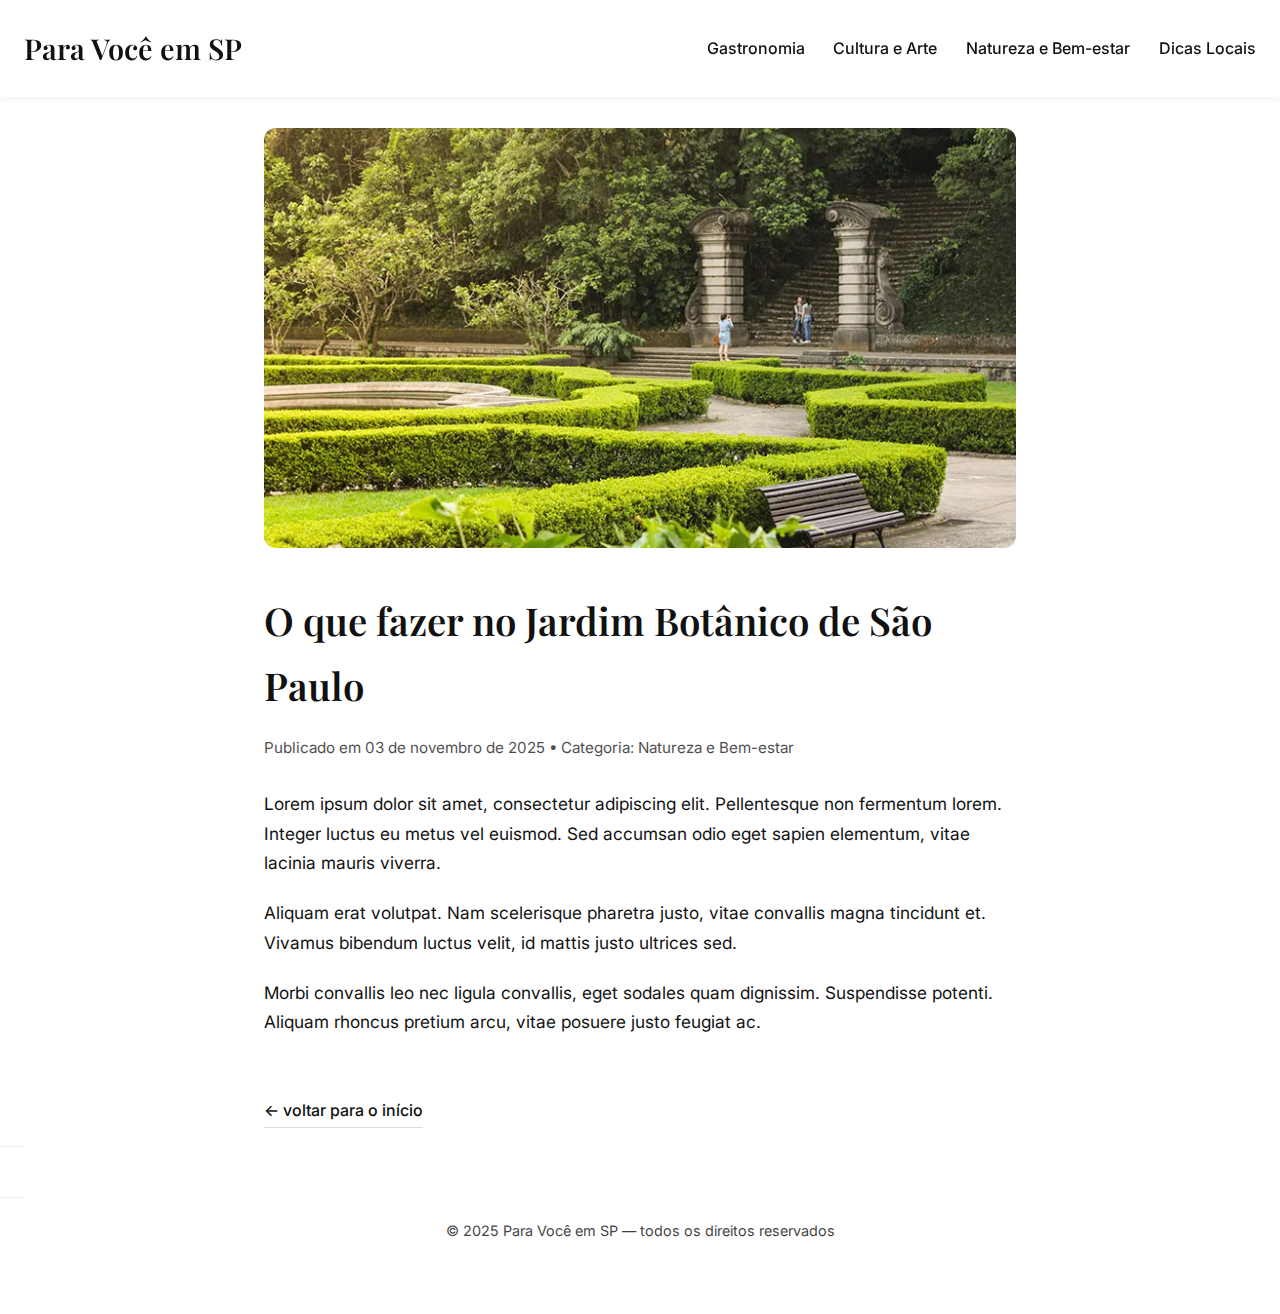
<file: postjardim10.html>
<!DOCTYPE html>
<html lang="pt-BR">
<head>
<meta charset="UTF-8" />
<meta name="viewport" content="width=device-width, initial-scale=1.0" />
<link rel="stylesheet" href="style.css">
<title>Título do Post — Para Você em SP</title>

<link href="https://fonts.googleapis.com/css2?family=Inter:wght@400;500&family=Playfair+Display:wght@600&display=swap" rel="stylesheet">

<style>
body {
  line-height: 1.7;
}


/* RODAPE */
rodape {
  background: var(--fundo);
  padding: 3rem 1.5rem;
  text-align: center;
  border-top: 1px solid #eee;
}
</style>

<script>
function abrirMenu() {
  document.querySelector("nav").classList.toggle("mostrar");
}
</script>
</head>

<body>

<cabecalho>
  <div class="menu-principal">
    <div class="logo">Para Você em SP</div>
    <div class="botao-menu" onclick="abrirMenu()">☰</div>
    <nav>
      <ul class="responsividade">
        <li><a href="gastronomia1.html">Gastronomia</a></li>
        <li><a href="culturaearte2.html">Cultura e Arte</a></li>
        <li><a href="naturezaebemestar3.html">Natureza e Bem-estar</a></li>
        <li><a href="dicassp4.html">Dicas Locais</a></li>
      </ul>
    </nav>
  </div>
</cabecalho>

<div class="container-post">

  <img src="img/jardimbotanico.webp" class="img-capa" alt="Imagem do post">

  <h1 class="titulo-post">O que fazer no Jardim Botânico de São Paulo</h1>

  <div class="info-post">Publicado em 03 de novembro de 2025 • Categoria: Natureza e Bem-estar</div>

  <p>Lorem ipsum dolor sit amet, consectetur adipiscing elit. Pellentesque non fermentum lorem. Integer luctus eu metus vel euismod. Sed accumsan odio eget sapien elementum, vitae lacinia mauris viverra.</p>

  <p>Aliquam erat volutpat. Nam scelerisque pharetra justo, vitae convallis magna tincidunt et. Vivamus bibendum luctus velit, id mattis justo ultrices sed.</p>

  <p>Morbi convallis leo nec ligula convallis, eget sodales quam dignissim. Suspendisse potenti. Aliquam rhoncus pretium arcu, vitae posuere justo feugiat ac.</p>

  <a class="voltar" href="index.html">← voltar para o início</a>

</div>


<rodape>
<!--
  <div class="redes-sociais">
    <a href="#"></a>
    <a href="#"></a>
    <a href="#"></a>
  </div>
-->
  <div class="direitos">© 2025 Para Você em SP — todos os direitos reservados</div>
</rodape>

</body>
</html>
</file>
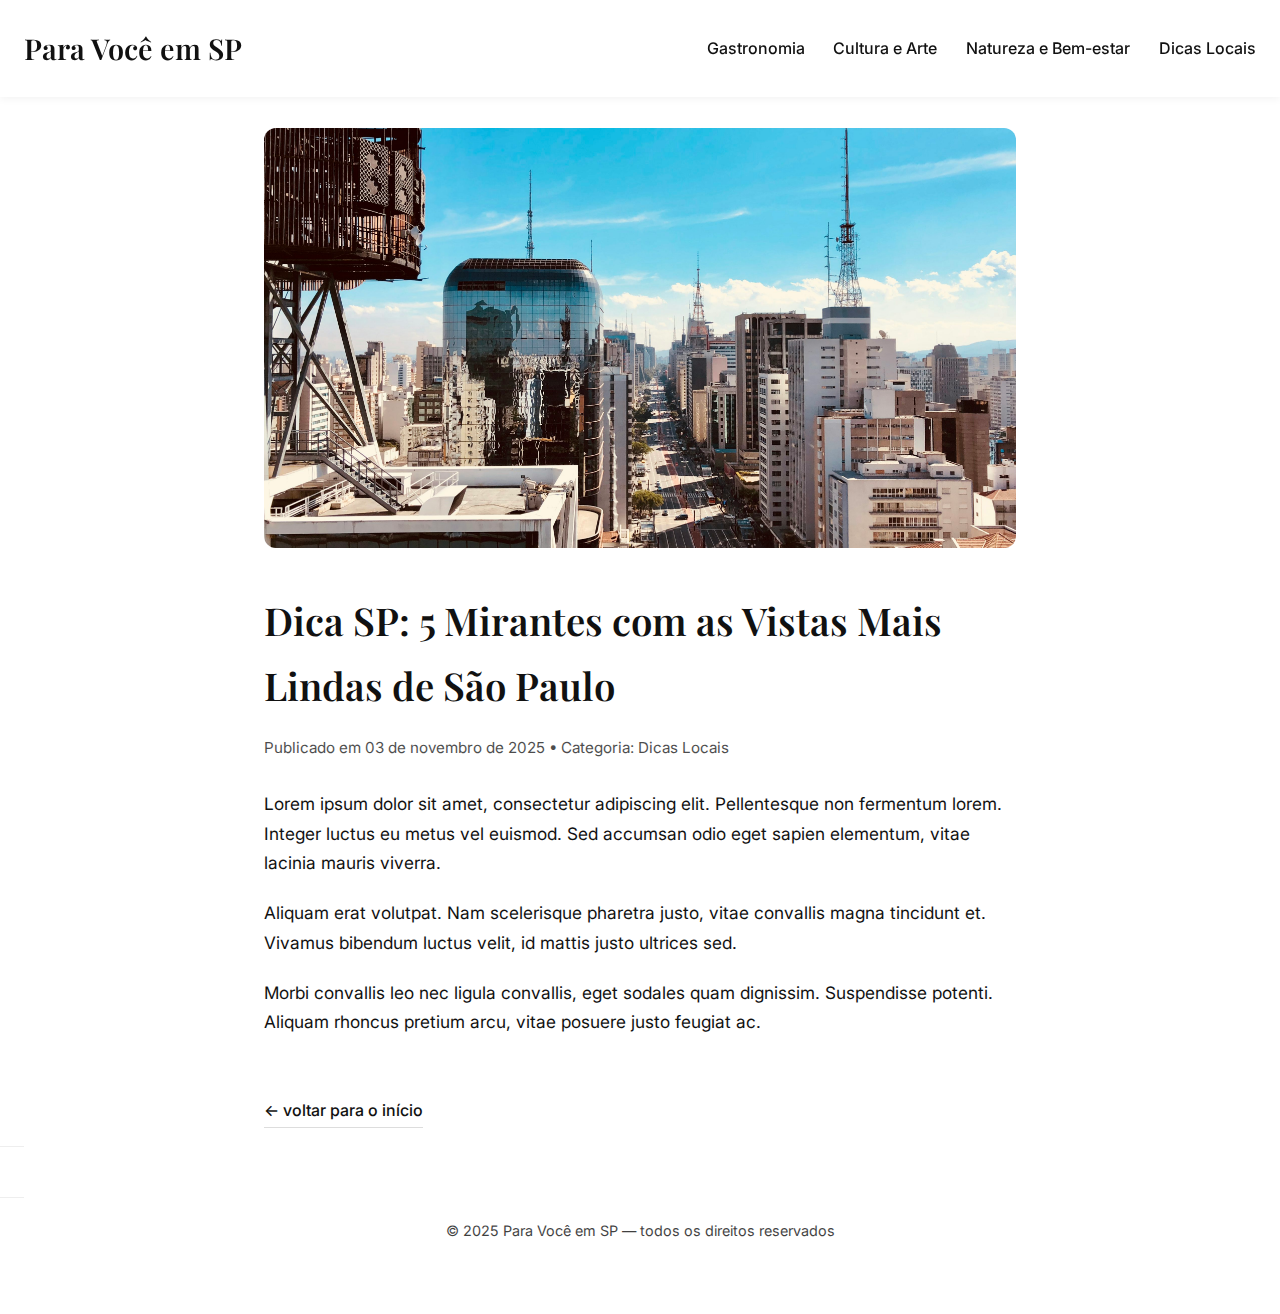
<file: postmirante11.html>
<!DOCTYPE html>
<html lang="pt-BR">
<head>
<meta charset="UTF-8" />
<meta name="viewport" content="width=device-width, initial-scale=1.0" />
<link rel="stylesheet" href="style.css">
<title>Título do Post — Para Você em SP</title>

<link href="https://fonts.googleapis.com/css2?family=Inter:wght@400;500&family=Playfair+Display:wght@600&display=swap" rel="stylesheet">

<style>
body {
  line-height: 1.7;
}


/* RODAPE */
rodape {
  background: var(--fundo);
  padding: 3rem 1.5rem;
  text-align: center;
  border-top: 1px solid #eee;
}
</style>

<script>
function abrirMenu() {
  document.querySelector("nav").classList.toggle("mostrar");
}
</script>
</head>

<body>

<cabecalho>
  <div class="menu-principal">
    <div class="logo">Para Você em SP</div>
    <div class="botao-menu" onclick="abrirMenu()">☰</div>
    <nav>
      <ul class="responsividade">
        <li><a href="gastronomia1.html">Gastronomia</a></li>
        <li><a href="culturaearte2.html">Cultura e Arte</a></li>
        <li><a href="naturezaebemestar3.html">Natureza e Bem-estar</a></li>
        <li><a href="dicassp4.html">Dicas Locais</a></li>
      </ul>
    </nav>
  </div>
</cabecalho>

<div class="container-post">

  <img src="img/contato4.jpg" class="img-capa" alt="Imagem do post">

  <h1 class="titulo-post">Dica SP: 5 Mirantes com as Vistas Mais Lindas de São Paulo</h1>

  <div class="info-post">Publicado em 03 de novembro de 2025 • Categoria: Dicas Locais</div>

  <p>Lorem ipsum dolor sit amet, consectetur adipiscing elit. Pellentesque non fermentum lorem. Integer luctus eu metus vel euismod. Sed accumsan odio eget sapien elementum, vitae lacinia mauris viverra.</p>

  <p>Aliquam erat volutpat. Nam scelerisque pharetra justo, vitae convallis magna tincidunt et. Vivamus bibendum luctus velit, id mattis justo ultrices sed.</p>

  <p>Morbi convallis leo nec ligula convallis, eget sodales quam dignissim. Suspendisse potenti. Aliquam rhoncus pretium arcu, vitae posuere justo feugiat ac.</p>

  <a class="voltar" href="index.html">← voltar para o início</a>

</div>


<rodape>
<!--
  <div class="redes-sociais">
    <a href="#"></a>
    <a href="#"></a>
    <a href="#"></a>
  </div>
-->
  <div class="direitos">© 2025 Para Você em SP — todos os direitos reservados</div>
</rodape>

</body>
</html>
</file>
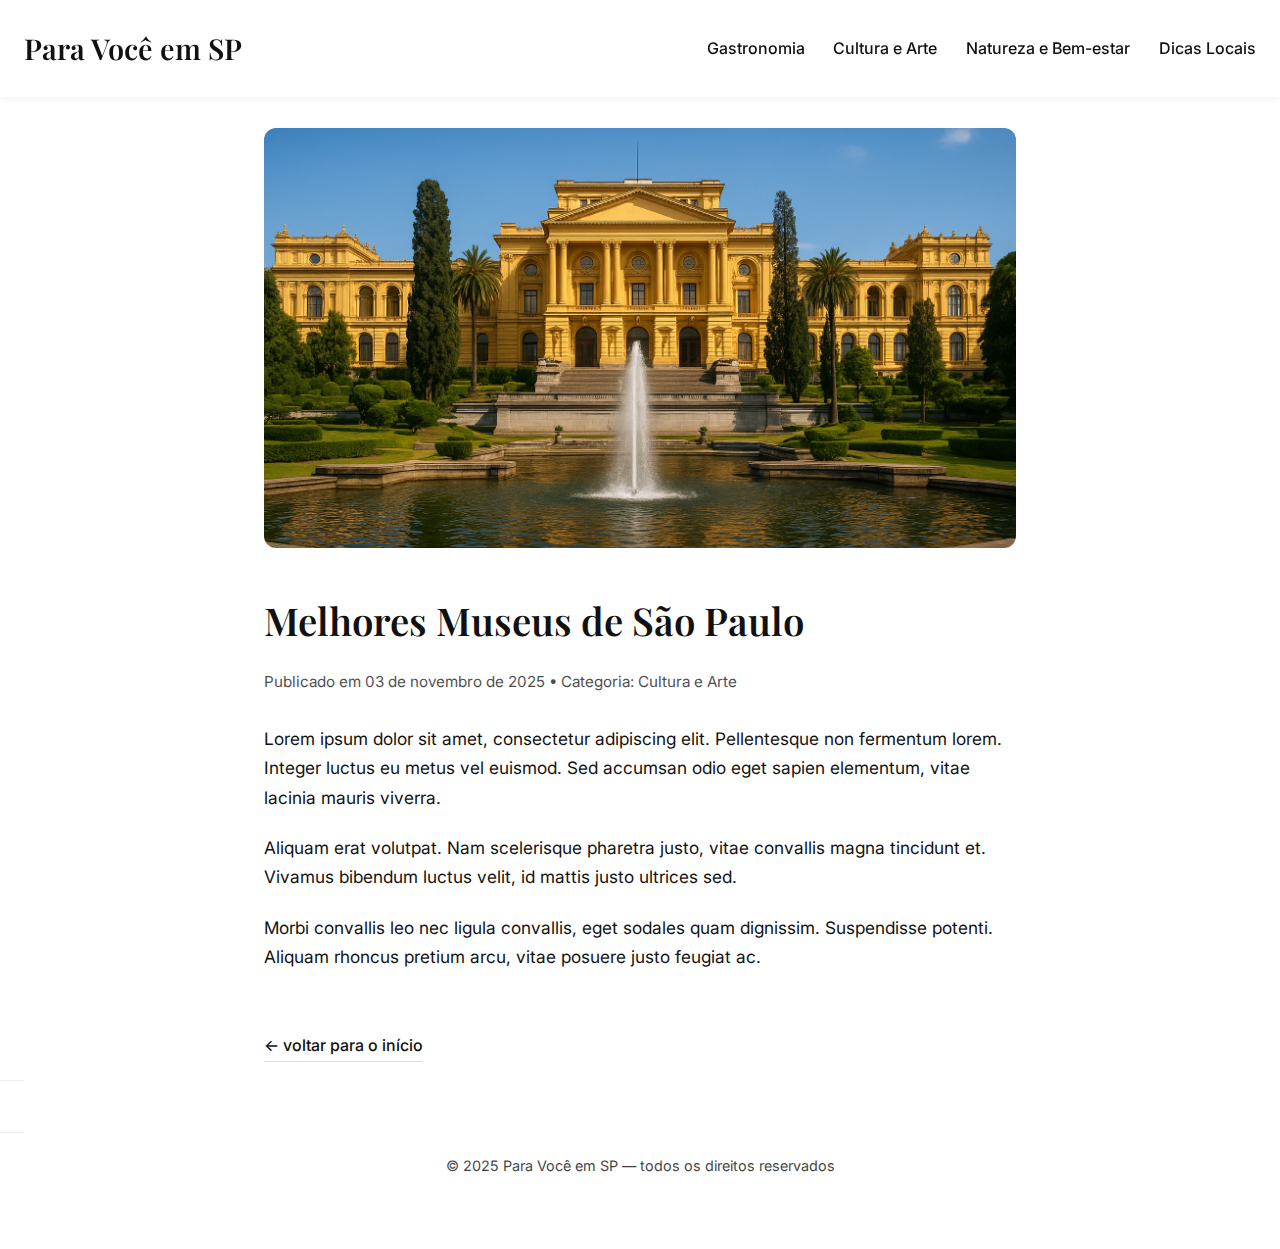
<file: postmuseu7.html>
<!DOCTYPE html>
<html lang="pt-BR">
<head>
<meta charset="UTF-8" />
<meta name="viewport" content="width=device-width, initial-scale=1.0" />
<link rel="stylesheet" href="style.css">
<title>Título do Post — Para Você em SP</title>

<link href="https://fonts.googleapis.com/css2?family=Inter:wght@400;500&family=Playfair+Display:wght@600&display=swap" rel="stylesheet">

<style>
body {
  line-height: 1.7;
}


/* RODAPE */
rodape {
  background: var(--fundo);
  padding: 3rem 1.5rem;
  text-align: center;
  border-top: 1px solid #eee;
}
</style>

<script>
function abrirMenu() {
  document.querySelector("nav").classList.toggle("mostrar");
}
</script>
</head>

<body>

<cabecalho>
  <div class="menu-principal">
    <div class="logo">Para Você em SP</div>
    <div class="botao-menu" onclick="abrirMenu()">☰</div>
    <nav>
      <ul class="responsividade">
        <li><a href="gastronomia1.html">Gastronomia</a></li>
        <li><a href="culturaearte2.html">Cultura e Arte</a></li>
        <li><a href="naturezaebemestar3.html">Natureza e Bem-estar</a></li>
        <li><a href="dicassp4.html">Dicas Locais</a></li>
      </ul>
    </nav>
  </div>
</cabecalho>

<div class="container-post">

  <img src="img/museuipiranga.png" class="img-capa" alt="Imagem do post">

  <h1 class="titulo-post">Melhores Museus de São Paulo</h1>

  <div class="info-post">Publicado em 03 de novembro de 2025 • Categoria: Cultura e Arte</div>

  <p>Lorem ipsum dolor sit amet, consectetur adipiscing elit. Pellentesque non fermentum lorem. Integer luctus eu metus vel euismod. Sed accumsan odio eget sapien elementum, vitae lacinia mauris viverra.</p>

  <p>Aliquam erat volutpat. Nam scelerisque pharetra justo, vitae convallis magna tincidunt et. Vivamus bibendum luctus velit, id mattis justo ultrices sed.</p>

  <p>Morbi convallis leo nec ligula convallis, eget sodales quam dignissim. Suspendisse potenti. Aliquam rhoncus pretium arcu, vitae posuere justo feugiat ac.</p>

  <a class="voltar" href="index.html">← voltar para o início</a>

</div>


<rodape>
<!--
  <div class="redes-sociais">
    <a href="#"></a>
    <a href="#"></a>
    <a href="#"></a>
  </div>
-->
  <div class="direitos">© 2025 Para Você em SP — todos os direitos reservados</div>
</rodape>

</body>
</html>
</file>
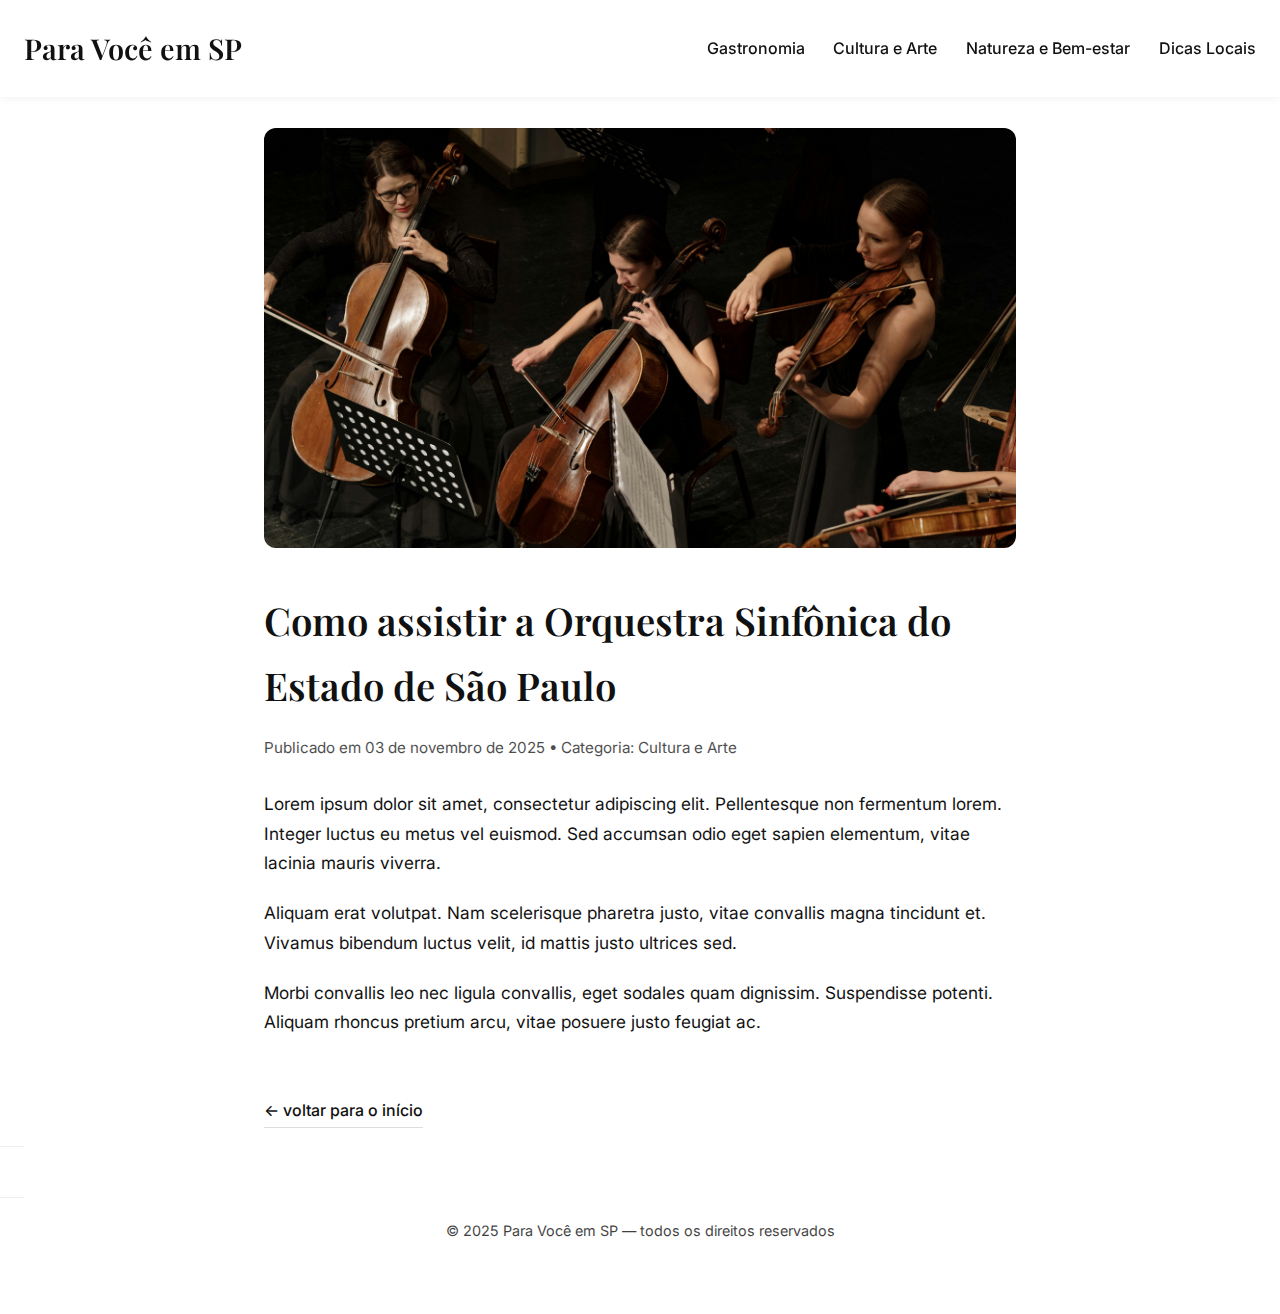
<file: postorquestra8.html>
<!DOCTYPE html>
<html lang="pt-BR">
<head>
<meta charset="UTF-8" />
<meta name="viewport" content="width=device-width, initial-scale=1.0" />
<link rel="stylesheet" href="style.css">
<title>Título do Post — Para Você em SP</title>

<link href="https://fonts.googleapis.com/css2?family=Inter:wght@400;500&family=Playfair+Display:wght@600&display=swap" rel="stylesheet">

<style>
body {
  line-height: 1.7;
}


/* RODAPE */
rodape {
  background: var(--fundo);
  padding: 3rem 1.5rem;
  text-align: center;
  border-top: 1px solid #eee;
}
</style>

<script>
function abrirMenu() {
  document.querySelector("nav").classList.toggle("mostrar");
}
</script>
</head>

<body>

<cabecalho>
  <div class="menu-principal">
    <div class="logo">Para Você em SP</div>
    <div class="botao-menu" onclick="abrirMenu()">☰</div>
    <nav>
      <ul class="responsividade">
        <li><a href="gastronomia1.html">Gastronomia</a></li>
        <li><a href="culturaearte2.html">Cultura e Arte</a></li>
        <li><a href="naturezaebemestar3.html">Natureza e Bem-estar</a></li>
        <li><a href="dicassp4.html">Dicas Locais</a></li>
      </ul>
    </nav>
  </div>
</cabecalho>

<div class="container-post">

  <img src="img/orquestra.jpg" class="img-capa" alt="Imagem do post">

  <h1 class="titulo-post">Como assistir a Orquestra Sinfônica do Estado de São Paulo</h1>

  <div class="info-post">Publicado em 03 de novembro de 2025 • Categoria: Cultura e Arte</div>

  <p>Lorem ipsum dolor sit amet, consectetur adipiscing elit. Pellentesque non fermentum lorem. Integer luctus eu metus vel euismod. Sed accumsan odio eget sapien elementum, vitae lacinia mauris viverra.</p>

  <p>Aliquam erat volutpat. Nam scelerisque pharetra justo, vitae convallis magna tincidunt et. Vivamus bibendum luctus velit, id mattis justo ultrices sed.</p>

  <p>Morbi convallis leo nec ligula convallis, eget sodales quam dignissim. Suspendisse potenti. Aliquam rhoncus pretium arcu, vitae posuere justo feugiat ac.</p>

  <a class="voltar" href="index.html">← voltar para o início</a>

</div>


<rodape>
<!--
  <div class="redes-sociais">
    <a href="#"></a>
    <a href="#"></a>
    <a href="#"></a>
  </div>
-->
  <div class="direitos">© 2025 Para Você em SP — todos os direitos reservados</div>
</rodape>

</body>
</html>
</file>
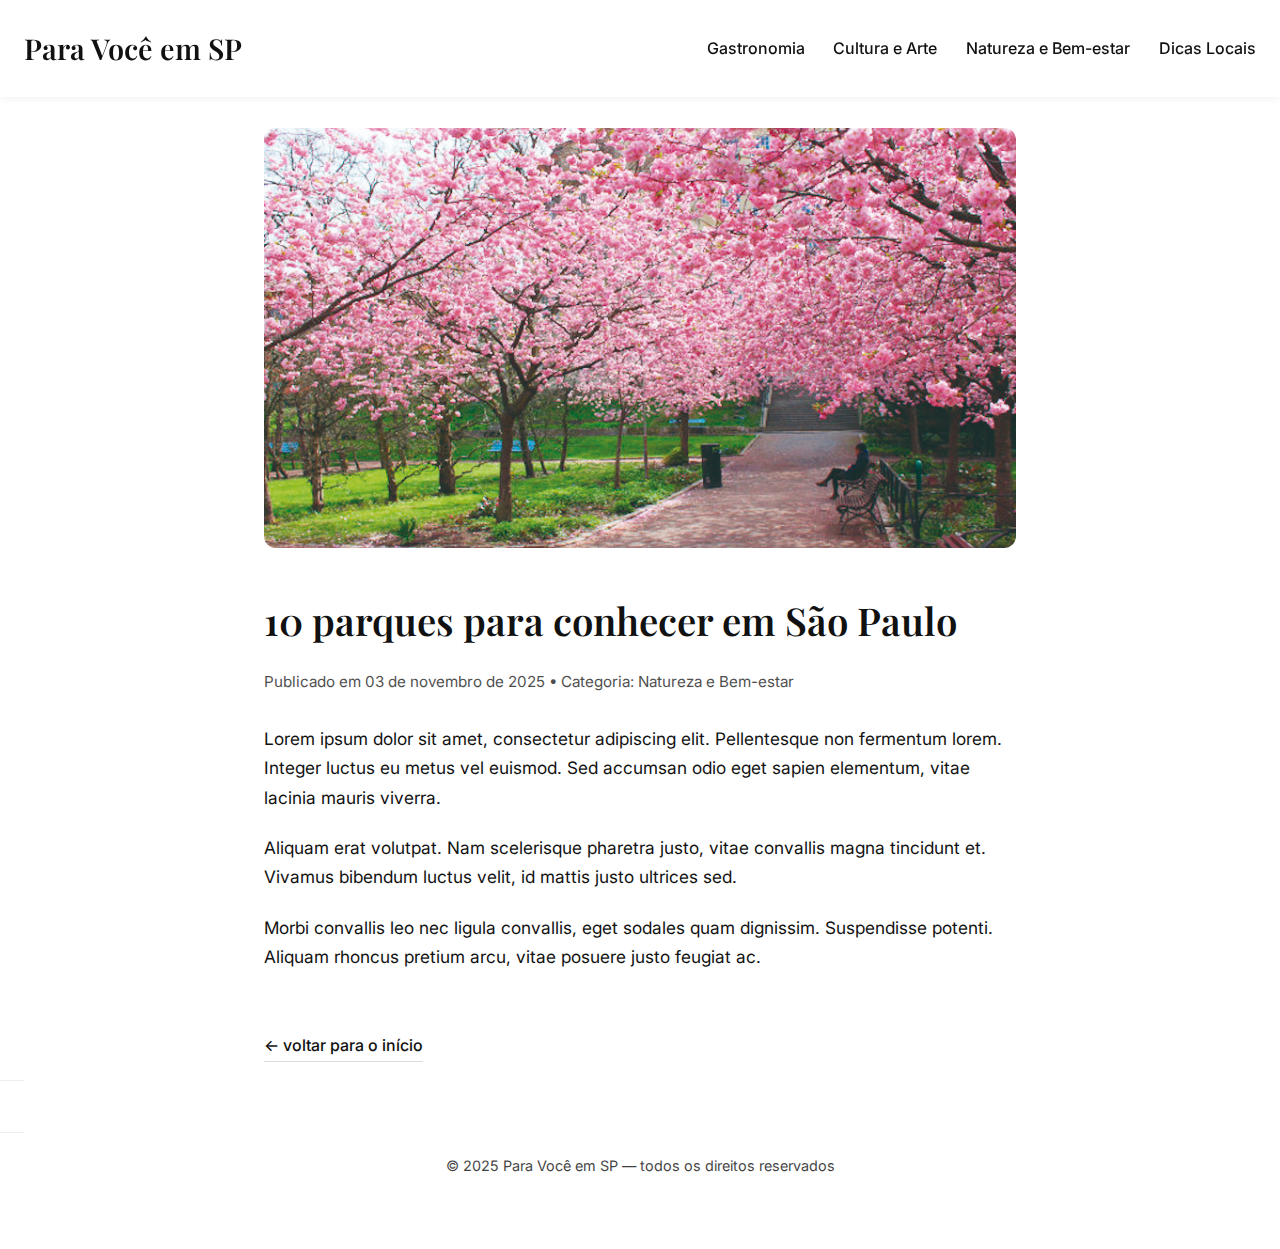
<file: postparques9.html>
<!DOCTYPE html>
<html lang="pt-BR">
<head>
<meta charset="UTF-8" />
<meta name="viewport" content="width=device-width, initial-scale=1.0" />
<link rel="stylesheet" href="style.css">
<title>Título do Post — Para Você em SP</title>

<link href="https://fonts.googleapis.com/css2?family=Inter:wght@400;500&family=Playfair+Display:wght@600&display=swap" rel="stylesheet">

<style>
body {
  line-height: 1.7;
}


/* RODAPE */
rodape {
  background: var(--fundo);
  padding: 3rem 1.5rem;
  text-align: center;
  border-top: 1px solid #eee;
}
</style>

<script>
function abrirMenu() {
  document.querySelector("nav").classList.toggle("mostrar");
}
</script>
</head>

<body>

<cabecalho>
  <div class="menu-principal">
    <div class="logo">Para Você em SP</div>
    <div class="botao-menu" onclick="abrirMenu()">☰</div>
    <nav>
      <ul class="responsividade">
        <li><a href="gastronomia1.html">Gastronomia</a></li>
        <li><a href="culturaearte2.html">Cultura e Arte</a></li>
        <li><a href="naturezaebemestar3.html">Natureza e Bem-estar</a></li>
        <li><a href="dicassp4.html">Dicas Locais</a></li>
      </ul>
    </nav>
  </div>
</cabecalho>

<div class="container-post">

  <img src="img/parquedocarmo.jpg" class="img-capa" alt="Imagem do post">

  <h1 class="titulo-post">10 parques para conhecer em São Paulo</h1>

  <div class="info-post">Publicado em 03 de novembro de 2025 • Categoria: Natureza e Bem-estar</div>

  <p>Lorem ipsum dolor sit amet, consectetur adipiscing elit. Pellentesque non fermentum lorem. Integer luctus eu metus vel euismod. Sed accumsan odio eget sapien elementum, vitae lacinia mauris viverra.</p>

  <p>Aliquam erat volutpat. Nam scelerisque pharetra justo, vitae convallis magna tincidunt et. Vivamus bibendum luctus velit, id mattis justo ultrices sed.</p>

  <p>Morbi convallis leo nec ligula convallis, eget sodales quam dignissim. Suspendisse potenti. Aliquam rhoncus pretium arcu, vitae posuere justo feugiat ac.</p>

  <a class="voltar" href="index.html">← voltar para o início</a>

</div>


<rodape>
<!--
  <div class="redes-sociais">
    <a href="#"></a>
    <a href="#"></a>
    <a href="#"></a>
  </div>
-->
  <div class="direitos">© 2025 Para Você em SP — todos os direitos reservados</div>
</rodape>

</body>
</html>
</file>
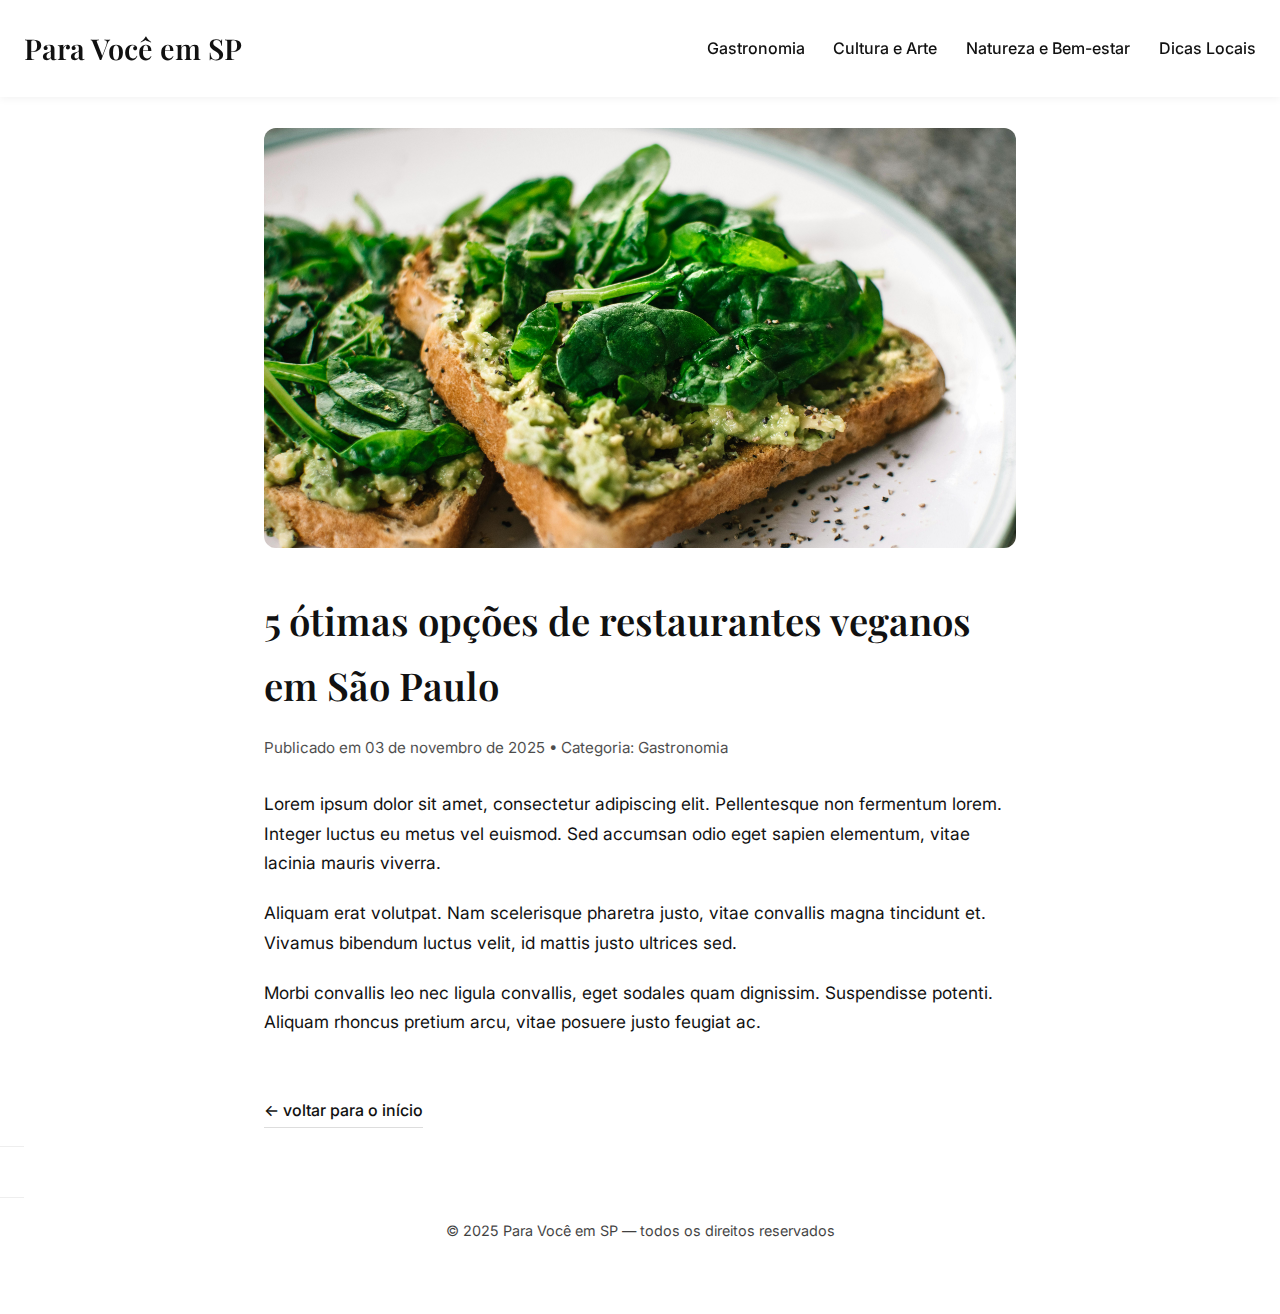
<file: postrestaurante6.html>
<!DOCTYPE html>
<html lang="pt-BR">
<head>
<meta charset="UTF-8" />
<meta name="viewport" content="width=device-width, initial-scale=1.0" />
<link rel="stylesheet" href="style.css">
<title>Título do Post — Para Você em SP</title>

<link href="https://fonts.googleapis.com/css2?family=Inter:wght@400;500&family=Playfair+Display:wght@600&display=swap" rel="stylesheet">

<style>
body {
  line-height: 1.7;
}


/* RODAPE */
rodape {
  background: var(--fundo);
  padding: 3rem 1.5rem;
  text-align: center;
  border-top: 1px solid #eee;
}
</style>

<script>
function abrirMenu() {
  document.querySelector("nav").classList.toggle("mostrar");
}
</script>
</head>

<body>

<cabecalho>
  <div class="menu-principal">
    <div class="logo">Para Você em SP</div>
    <div class="botao-menu" onclick="abrirMenu()">☰</div>
    <nav>
      <ul class="responsividade">
        <li><a href="gastronomia1.html">Gastronomia</a></li>
        <li><a href="culturaearte2.html">Cultura e Arte</a></li>
        <li><a href="naturezaebemestar3.html">Natureza e Bem-estar</a></li>
        <li><a href="dicassp4.html">Dicas Locais</a></li>
      </ul>
    </nav>
  </div>
</cabecalho>

<div class="container-post">

  <img src="img/food.jpg" class="img-capa" alt="Imagem do post">

  <h1 class="titulo-post">5 ótimas opções de restaurantes veganos em São Paulo</h1>

  <div class="info-post">Publicado em 03 de novembro de 2025 • Categoria: Gastronomia</div>

  <p>Lorem ipsum dolor sit amet, consectetur adipiscing elit. Pellentesque non fermentum lorem. Integer luctus eu metus vel euismod. Sed accumsan odio eget sapien elementum, vitae lacinia mauris viverra.</p>

  <p>Aliquam erat volutpat. Nam scelerisque pharetra justo, vitae convallis magna tincidunt et. Vivamus bibendum luctus velit, id mattis justo ultrices sed.</p>

  <p>Morbi convallis leo nec ligula convallis, eget sodales quam dignissim. Suspendisse potenti. Aliquam rhoncus pretium arcu, vitae posuere justo feugiat ac.</p>

  <a class="voltar" href="index.html">← voltar para o início</a>

</div>


<rodape>
<!--
  <div class="redes-sociais">
    <a href="#"></a>
    <a href="#"></a>
    <a href="#"></a>
  </div>
-->
  <div class="direitos">© 2025 Para Você em SP — todos os direitos reservados</div>
</rodape>

</body>
</html>
</file>
<file: style.css>
/* =============================== */
/* VARIÁVEIS GERAIS DE CORES E FONTES */
/* =============================== */
:root {
  --fundo: #ffffff;
  --texto: #111111;
  --cinza: #f2f2f2;
  --fonte-principal: 'Inter', sans-serif;
  --fonte-titulo: 'Playfair Display', serif;
  --cor-link-hover: #ff7f50;
}

/* =============================== */
/* RESET E ESTILOS BASE */
/* =============================== */
* {
  margin: 0;
  padding: 0;
  box-sizing: border-box;
}

body {
  font-family: var(--fonte-principal);
  background: var(--fundo);
  color: var(--texto);
  line-height: 1.6;
}

/* =============================== */
/* NAVEGAÇÃO COMUM PARA POSTAGENS */
/* =============================== */

.cabecalho-post, .menu-principal {
  width: 100%;
  padding: 1.5rem;
  box-shadow: 0 2px 8px rgba(0,0,0,0.05);
  position: fixed;
  top: 0;
  left: 0;
  background: var(--fundo);
  z-index: 1000;
  display: flex;
  justify-content: space-between;
  align-items: center;
}

.cabecalho-post .logo, .menu-principal .logo {
  font-family: var(--fonte-titulo);
  font-size: 1.8rem;
  font-weight: 600;
  color: var(--texto);
}

nav ul {
  list-style: none;
  display: flex;
  gap: 1.8rem;
}

nav a {
  text-decoration: none;
  color: var(--texto);
  font-weight: 500;
  transition: color 0.3s;
}

nav a:hover {
  color: var(--cor-link-hover);
}

.botao-menu {
  display: none;
  font-size: 2rem;
  cursor: pointer;
}
@media (max-width: 832px) {
  .responsividade{
    display: block;
  }
}


@media (max-width: 768px) {
  nav {
    display: none;
    position: absolute;
    top: 80px;
    right: 0;
    background: var(--fundo);
    width: 100%;
    border-top: 1px solid #eee;
    padding: 1rem 0;
    flex-direction: column;
    text-align: center;
    gap: 1rem;
  }
  nav.mostrar {
    display: flex;
    animation: surgir 0.3s ease;
  }
  @keyframes surgir {
    from { opacity: 0; transform: translateY(-10px); }
    to { opacity: 1; transform: translateY(0); }
  }
  .botao-menu { display: block; }
}

/* =============================== */
/* ESTILIZAÇÃO DA PÁGINA INDEX */
/* =============================== */
.hero {
  max-width: 1200px;
  margin: auto;
  padding: 8rem 1.5rem 3rem;
  text-align: center;
}

.hero h1 {
  font-family: var(--fonte-titulo);
  font-size: 2.8rem;
  margin-bottom: 1rem;
  font-weight: 600;
}

.hero p {
  max-width: 700px;
  margin: auto;
  font-size: 1.2rem;
  opacity: 0.8;
}

.posts {
  max-width: 1200px;
  margin: auto;
  padding: 2rem 1.5rem 5rem;
  display: grid;
  grid-template-columns: repeat(auto-fit, minmax(300px, 1fr));
  gap: 2rem;
}

.post {
  background: var(--cinza);
  border-radius: 12px;
  overflow: hidden;
  display: flex;
  flex-direction: column;
  transition: 0.2s;
  text-decoration: none;
  color: black;
}

.post:hover {
  transform: translateY(-4px);
}

.post img {
  width: 100%;
  height: 200px;
  object-fit: cover;
}

.conteudo-post {
  padding: 1.5rem;
}

.conteudo-post h3 {
  font-family: var(--fonte-titulo);
  font-size: 1.5rem;
  margin-bottom: 0.8rem;
}

/* =============================== */
/* FOOTER INDEX */
/* =============================== */
.rodape-index {
  background: var(--fundo);
  width: 100%;
  padding: 3rem 1.5rem;
}

.redes-sociais {
  display: flex;
  justify-content: center;
  gap: 1rem;
  margin-bottom: 1rem;
}

.redes-sociais a {
  color: var(--texto);
  font-size: 1.5rem;
  text-decoration: none;
  transition: color 0.3s;
}

.redes-sociais a:hover {
  color: var(--cor-link-hover);
}

.direitos {
  font-size: 0.9rem;
  opacity: 0.8;
}

/* =============================== */
/* ESTILIZAÇÃO DE POSTAGENS (POST 01, 02...) */
/* =============================== */
.container-post {
  max-width: 800px;
  margin: 8rem auto 4rem;
  padding: 0 1.5rem;
}

.titulo-post {
  font-family: var(--fonte-titulo);
  font-size: 2.4rem;
  margin-bottom: 1rem;
  font-weight: 600;
}

.info-post {
  font-size: 0.95rem;
  opacity: 0.75;
  margin-bottom: 1.8rem;
}

.img-capa {
  width: 100%;
  height: 420px;
  object-fit: cover;
  border-radius: 12px;
  margin-bottom: 2rem;
}

.container-post p {
  font-size: 1.08rem;
  margin-bottom: 1.3rem;
}

.voltar {
  margin-top: 2.5rem;
  display: inline-block;
  text-decoration: none;
  color: var(--texto);
  font-weight: 500;
  padding-bottom: 2px;
  border-bottom: 1px solid #ddd;
  transition: .3s;
}

.voltar:hover {
  color: var(--cor-link-hover);
}

/* FOOTER POSTAGENS */
.rodape-post {
  background: var(--fundo);
  padding: 3rem 1.5rem;
  text-align: center;
  border-top: 1px solid #eee;
}


/* =============================== */
/* LINKS DE POSTAGENS (POST 01, 02...) */
/* =============================== */

.links-posts{
  text-decoration: none; color: black;
}
</file>
